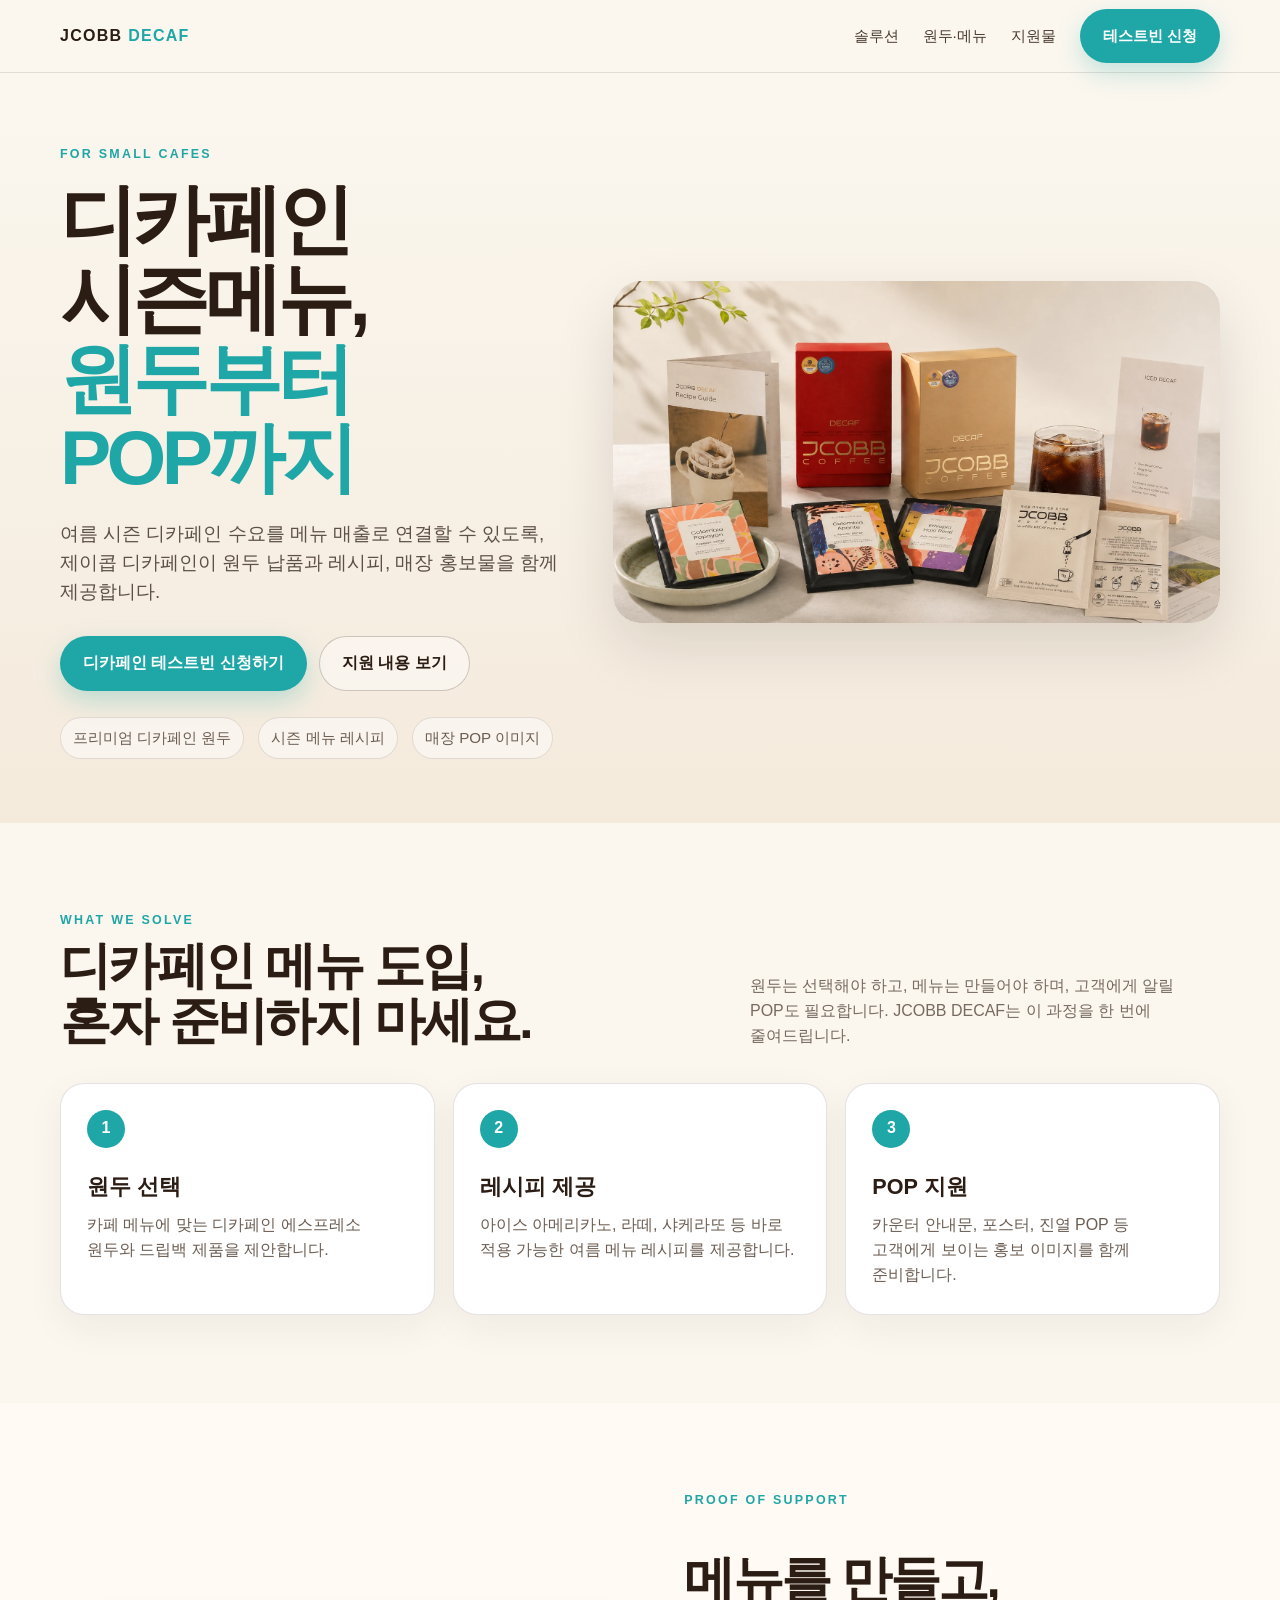
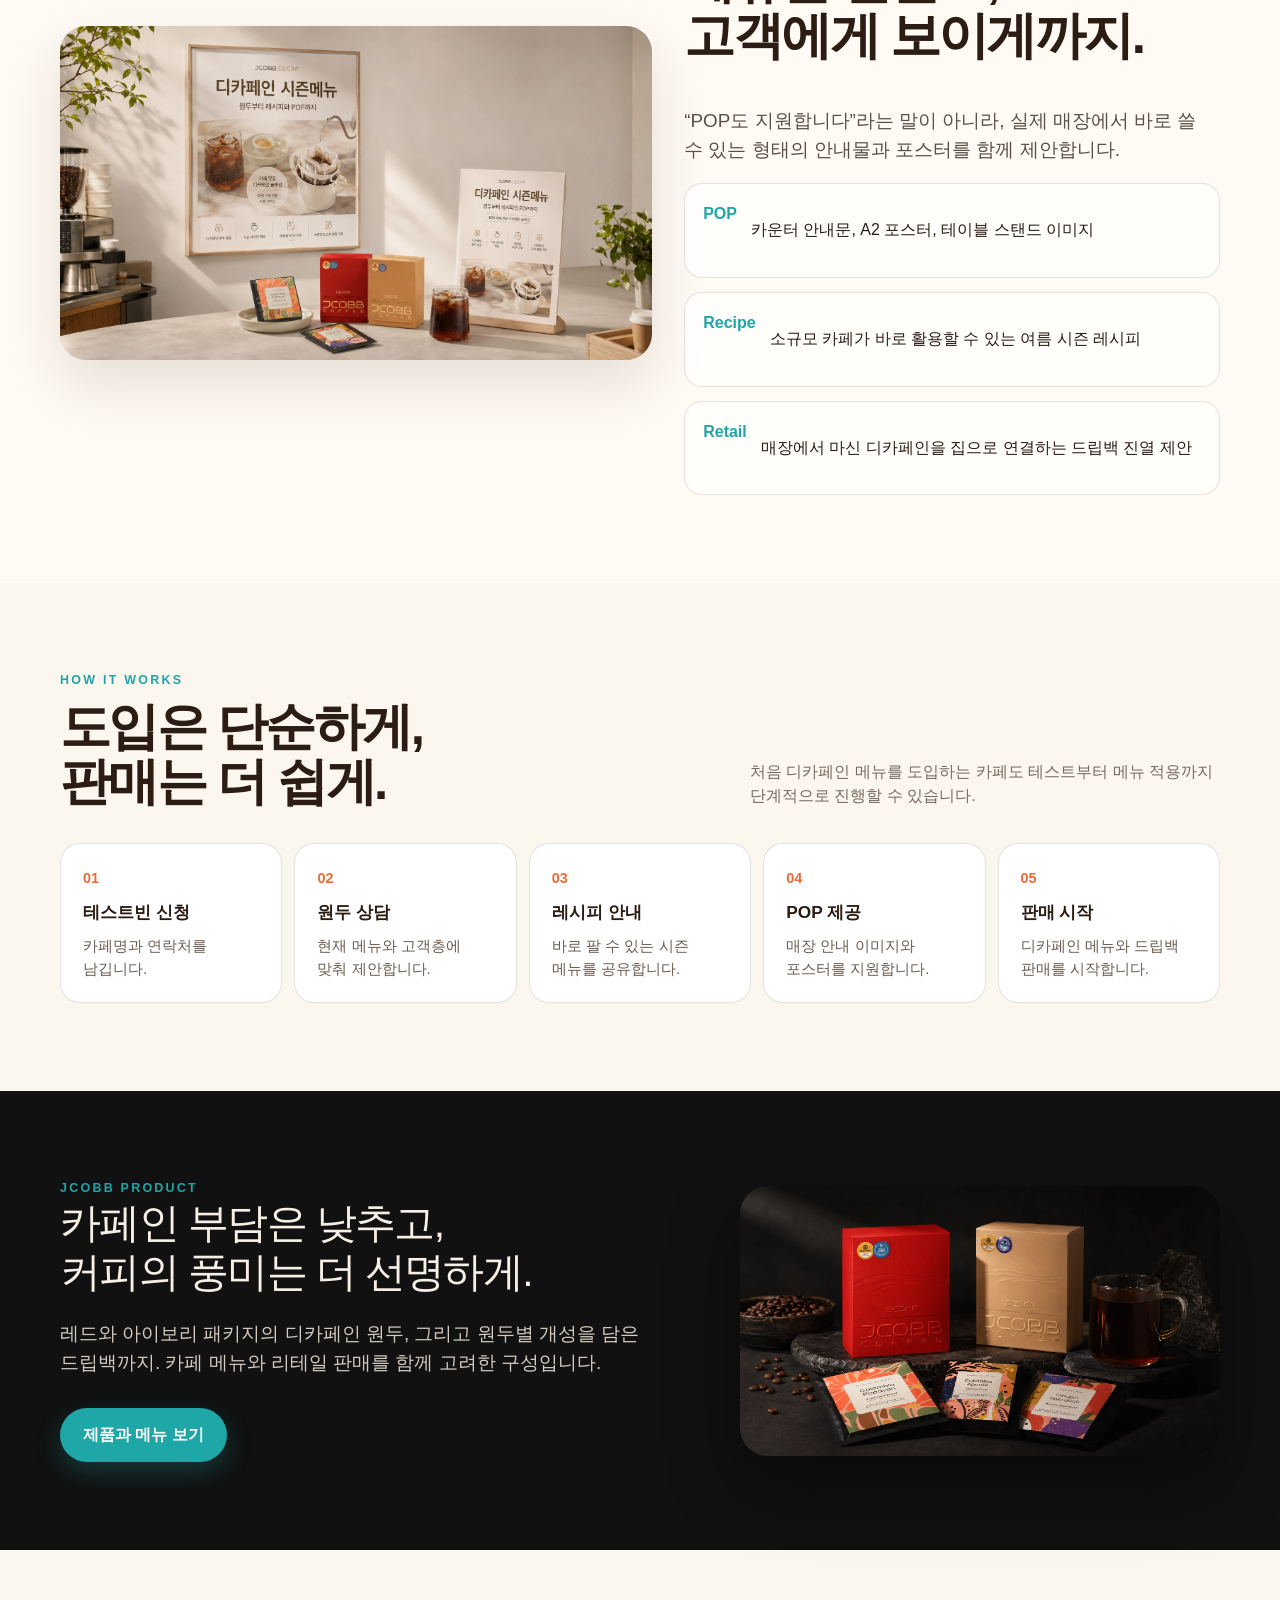
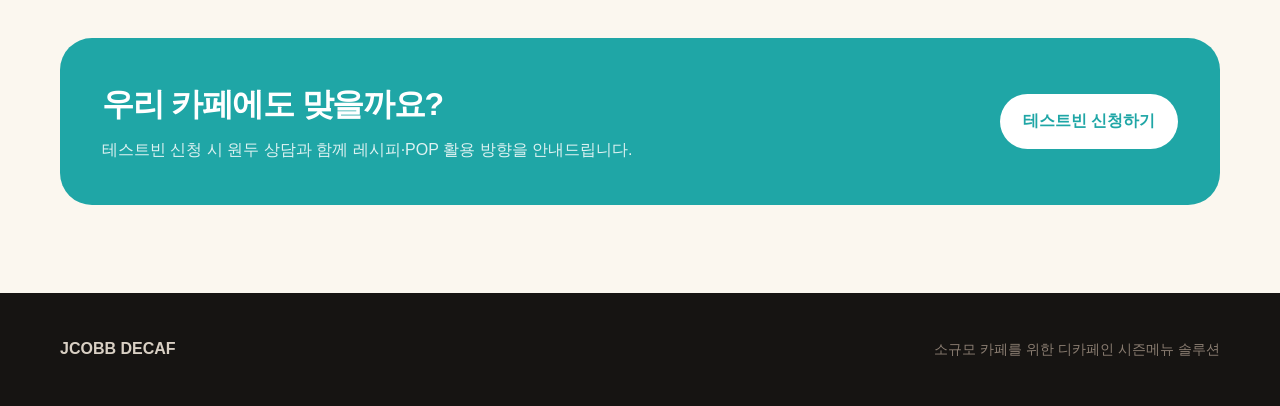
<file: index.html>
<!doctype html><html lang="ko"><head><meta charset="utf-8"><meta name="viewport" content="width=device-width,initial-scale=1"><title>JCOBB DECAF | 소규모 카페 디카페인 시즌메뉴 솔루션</title><meta name="description" content="디카페인 원두부터 시즌 메뉴 레시피와 POP까지, 소규모 카페를 위한 JCOBB DECAF B2B 솔루션"><link rel="stylesheet" href="styles.css"></head><body>
<header class="nav"><div class="container nav-inner"><a class="brand" href="index.html">JCOBB <span>DECAF</span></a><nav class="menu"><a href="solution.html">솔루션</a><a href="products.html">원두·메뉴</a><a href="index.html#proof">지원물</a><a href="inquiry.html" class="btn btn-primary">테스트빈 신청</a></nav></div></header>
<main>
<section class="hero"><div class="container hero-grid"><div><div class="eyebrow">For Small Cafes</div><h1>디카페인<br>시즌메뉴,<br><em>원두부터 POP까지</em></h1><p class="lead">여름 시즌 디카페인 수요를 메뉴 매출로 연결할 수 있도록, 제이콥 디카페인이 원두 납품과 레시피, 매장 홍보물을 함께 제공합니다.</p><div class="hero-actions"><a class="btn btn-primary" href="inquiry.html">디카페인 테스트빈 신청하기</a><a class="btn btn-ghost" href="solution.html">지원 내용 보기</a></div><div class="trust-row"><span>프리미엄 디카페인 원두</span><span>시즌 메뉴 레시피</span><span>매장 POP 이미지</span></div></div><div class="hero-card"><img src="assets/hero_solution.webp" alt="JCOBB 디카페인 원두, 드립백, 레시피 가이드와 아이스 커피"></div></div></section>
<section class="section"><div class="container"><div class="section-title"><div><div class="eyebrow">What we solve</div><h2>디카페인 메뉴 도입,<br>혼자 준비하지 마세요.</h2></div><p>원두는 선택해야 하고, 메뉴는 만들어야 하며, 고객에게 알릴 POP도 필요합니다. JCOBB DECAF는 이 과정을 한 번에 줄여드립니다.</p></div><div class="cards"><article class="card"><div class="num">1</div><h3>원두 선택</h3><p>카페 메뉴에 맞는 디카페인 에스프레소 원두와 드립백 제품을 제안합니다.</p></article><article class="card"><div class="num">2</div><h3>레시피 제공</h3><p>아이스 아메리카노, 라떼, 샤케라또 등 바로 적용 가능한 여름 메뉴 레시피를 제공합니다.</p></article><article class="card"><div class="num">3</div><h3>POP 지원</h3><p>카운터 안내문, 포스터, 진열 POP 등 고객에게 보이는 홍보 이미지를 함께 준비합니다.</p></article></div></div></section>
<section class="section alt" id="proof"><div class="container media-grid"><div class="media"><img src="assets/pop_mockup.webp" alt="카페 매장에 적용된 JCOBB 디카페인 시즌메뉴 포스터와 POP 목업"></div><div><div class="eyebrow">Proof of Support</div><h2 style="font-size:clamp(2rem,4vw,3.4rem);line-height:1.08;letter-spacing:-.05em">메뉴를 만들고,<br>고객에게 보이게까지.</h2><p class="lead">“POP도 지원합니다”라는 말이 아니라, 실제 매장에서 바로 쓸 수 있는 형태의 안내물과 포스터를 함께 제안합니다.</p><div class="list"><div class="list-item"><b>POP</b><p>카운터 안내문, A2 포스터, 테이블 스탠드 이미지</p></div><div class="list-item"><b>Recipe</b><p>소규모 카페가 바로 활용할 수 있는 여름 시즌 레시피</p></div><div class="list-item"><b>Retail</b><p>매장에서 마신 디카페인을 집으로 연결하는 드립백 진열 제안</p></div></div></div></div></section>
<section class="section"><div class="container"><div class="section-title"><div><div class="eyebrow">How it works</div><h2>도입은 단순하게,<br>판매는 더 쉽게.</h2></div><p>처음 디카페인 메뉴를 도입하는 카페도 테스트부터 메뉴 적용까지 단계적으로 진행할 수 있습니다.</p></div><div class="process"><div class="step"><b>01</b><h3>테스트빈 신청</h3><p>카페명과 연락처를 남깁니다.</p></div><div class="step"><b>02</b><h3>원두 상담</h3><p>현재 메뉴와 고객층에 맞춰 제안합니다.</p></div><div class="step"><b>03</b><h3>레시피 안내</h3><p>바로 팔 수 있는 시즌 메뉴를 공유합니다.</p></div><div class="step"><b>04</b><h3>POP 제공</h3><p>매장 안내 이미지와 포스터를 지원합니다.</p></div><div class="step"><b>05</b><h3>판매 시작</h3><p>디카페인 메뉴와 드립백 판매를 시작합니다.</p></div></div></div></section>
<section class="section dark"><div class="container product-strip"><div><div class="eyebrow">JCOBB Product</div><p class="quote">카페인 부담은 낮추고,<br>커피의 풍미는 더 선명하게.</p><p class="lead" style="color:#d3cbc1;margin-top:22px">레드와 아이보리 패키지의 디카페인 원두, 그리고 원두별 개성을 담은 드립백까지. 카페 메뉴와 리테일 판매를 함께 고려한 구성입니다.</p><div class="hero-actions"><a class="btn btn-primary" href="products.html">제품과 메뉴 보기</a></div></div><div class="dark-img"><img src="assets/product_dark.webp" alt="블랙 배경 위 JCOBB 디카페인 제품 패키지"></div></div></section>
<section class="section"><div class="container"><div class="cta-band"><div><h2>우리 카페에도 맞을까요?</h2><p>테스트빈 신청 시 원두 상담과 함께 레시피·POP 활용 방향을 안내드립니다.</p></div><a class="btn" href="inquiry.html">테스트빈 신청하기</a></div></div></section>
</main><a class="mobile-cta" href="inquiry.html"><span class="btn btn-primary">디카페인 테스트빈 신청하기</span></a><footer class="footer"><div class="container"><b>JCOBB DECAF</b><span class="small">소규모 카페를 위한 디카페인 시즌메뉴 솔루션</span></div></footer><script src="script.js"></script></body></html>
</file>
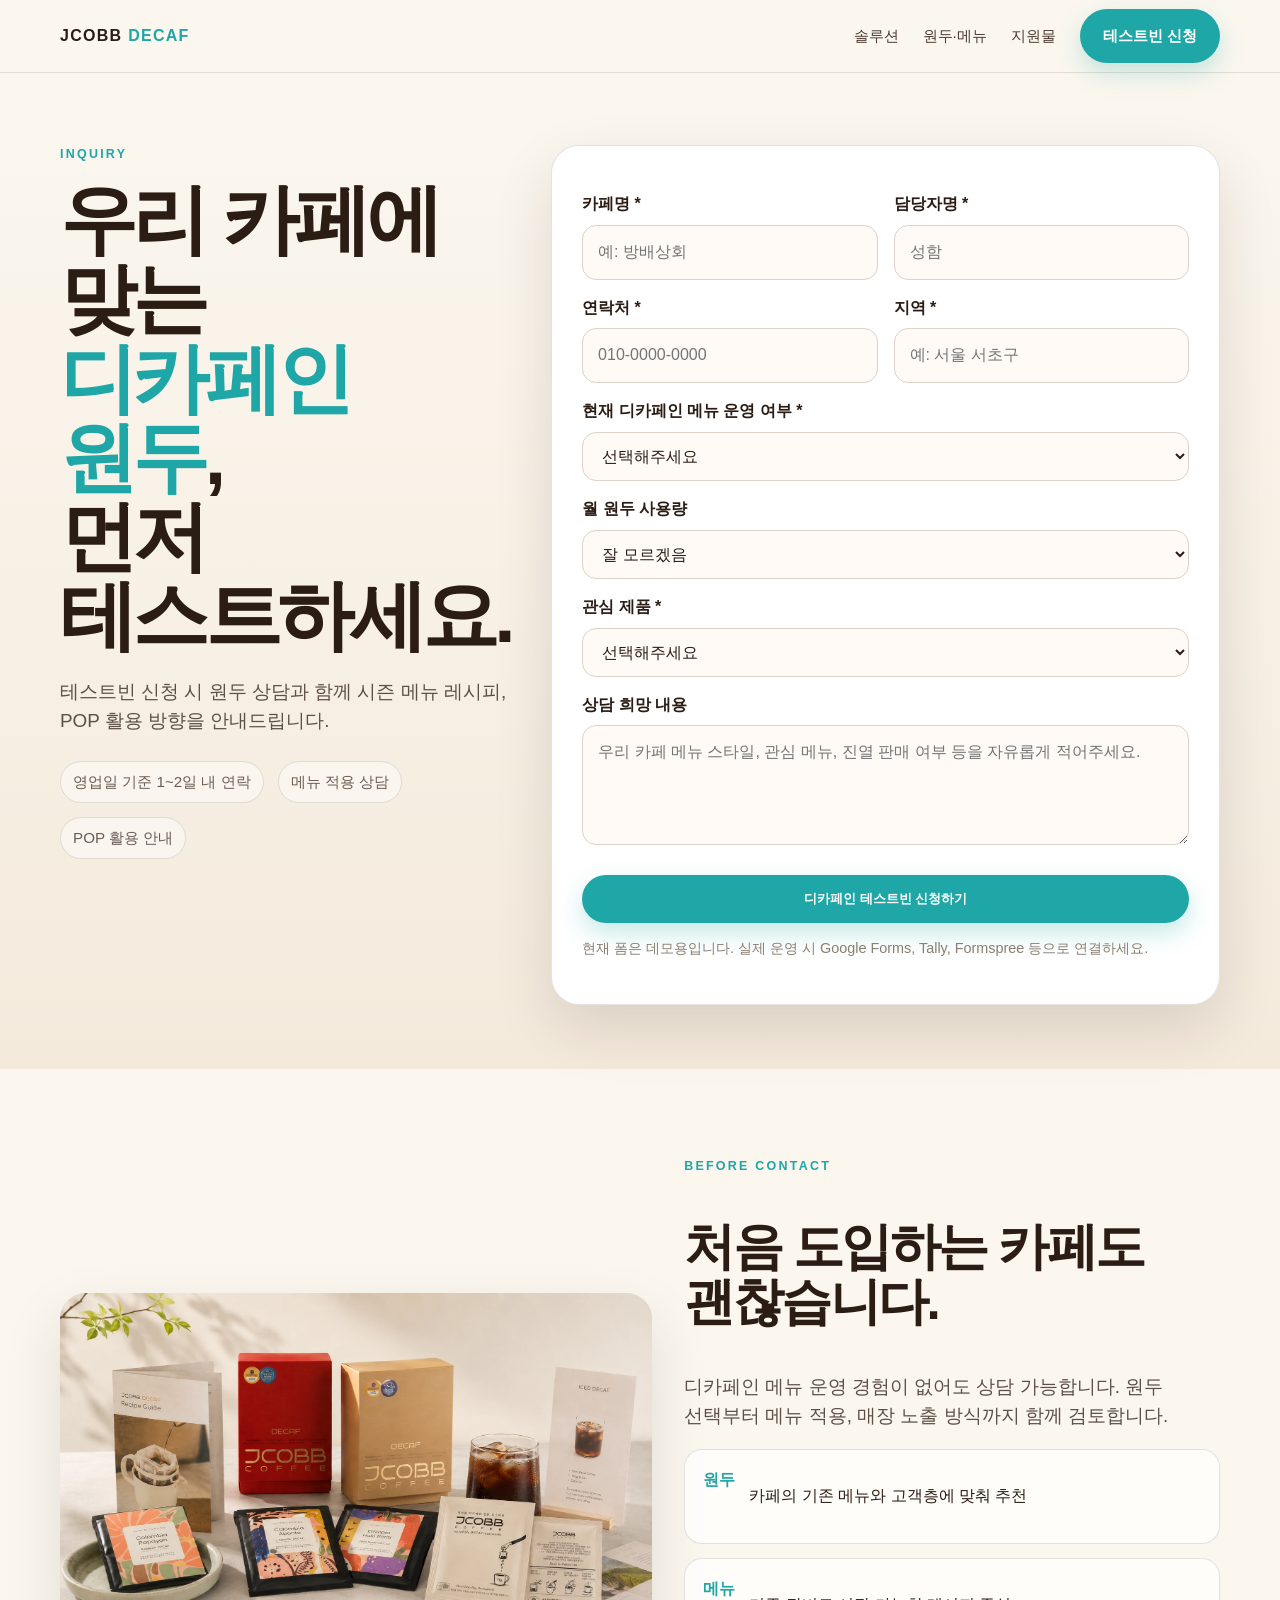
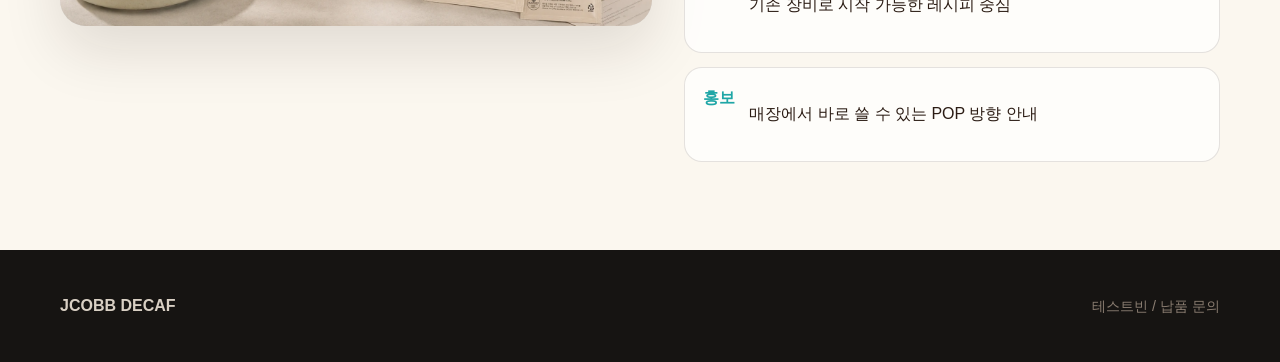
<file: inquiry.html>
<!doctype html><html lang="ko"><head><meta charset="utf-8"><meta name="viewport" content="width=device-width,initial-scale=1"><title>테스트빈 / 납품 문의 | JCOBB DECAF</title><link rel="stylesheet" href="styles.css"></head><body><header class="nav"><div class="container nav-inner"><a class="brand" href="index.html">JCOBB <span>DECAF</span></a><nav class="menu"><a href="solution.html">솔루션</a><a href="products.html">원두·메뉴</a><a href="index.html#proof">지원물</a><a href="inquiry.html" class="btn btn-primary">테스트빈 신청</a></nav></div></header><main>
<section class="hero"><div class="container form-wrap"><div><div class="eyebrow">Inquiry</div><h1>우리 카페에 맞는<br><em>디카페인 원두</em>,<br>먼저 테스트하세요.</h1><p class="lead">테스트빈 신청 시 원두 상담과 함께 시즌 메뉴 레시피, POP 활용 방향을 안내드립니다.</p><div class="trust-row"><span>영업일 기준 1~2일 내 연락</span><span>메뉴 적용 상담</span><span>POP 활용 안내</span></div></div><form class="form-card" data-demo><div class="form-grid"><div><label>카페명 *</label><input required placeholder="예: 방배상회"></div><div><label>담당자명 *</label><input required placeholder="성함"></div><div><label>연락처 *</label><input required placeholder="010-0000-0000"></div><div><label>지역 *</label><input required placeholder="예: 서울 서초구"></div></div><label>현재 디카페인 메뉴 운영 여부 *</label><select required><option value="">선택해주세요</option><option>운영 중</option><option>운영 예정</option><option>아직 고민 중</option></select><label>월 원두 사용량</label><select><option>잘 모르겠음</option><option>1kg 미만</option><option>1~3kg</option><option>3~5kg</option><option>5kg 이상</option></select><label>관심 제품 *</label><select required><option value="">선택해주세요</option><option>디카페인 에스프레소 원두</option><option>디카페인 드립백</option><option>원두 + 레시피 + POP 패키지</option><option>테스트빈 신청</option></select><label>상담 희망 내용</label><textarea placeholder="우리 카페 메뉴 스타일, 관심 메뉴, 진열 판매 여부 등을 자유롭게 적어주세요."></textarea><button class="btn btn-primary" style="width:100%;margin-top:22px" type="submit">디카페인 테스트빈 신청하기</button><p class="small" style="margin-top:14px">현재 폼은 데모용입니다. 실제 운영 시 Google Forms, Tally, Formspree 등으로 연결하세요.</p></form></div></section>
<section class="section"><div class="container media-grid"><div class="media"><img src="assets/hero_solution.webp" alt="JCOBB 디카페인 제품과 레시피, POP 지원 이미지"></div><div><div class="eyebrow">Before Contact</div><h2 style="font-size:clamp(2rem,4vw,3.4rem);line-height:1.08;letter-spacing:-.05em">처음 도입하는 카페도<br>괜찮습니다.</h2><p class="lead">디카페인 메뉴 운영 경험이 없어도 상담 가능합니다. 원두 선택부터 메뉴 적용, 매장 노출 방식까지 함께 검토합니다.</p><div class="list"><div class="list-item"><b>원두</b><p>카페의 기존 메뉴와 고객층에 맞춰 추천</p></div><div class="list-item"><b>메뉴</b><p>기존 장비로 시작 가능한 레시피 중심</p></div><div class="list-item"><b>홍보</b><p>매장에서 바로 쓸 수 있는 POP 방향 안내</p></div></div></div></div></section>
</main><footer class="footer"><div class="container"><b>JCOBB DECAF</b><span class="small">테스트빈 / 납품 문의</span></div></footer><script src="script.js"></script></body></html>
</file>
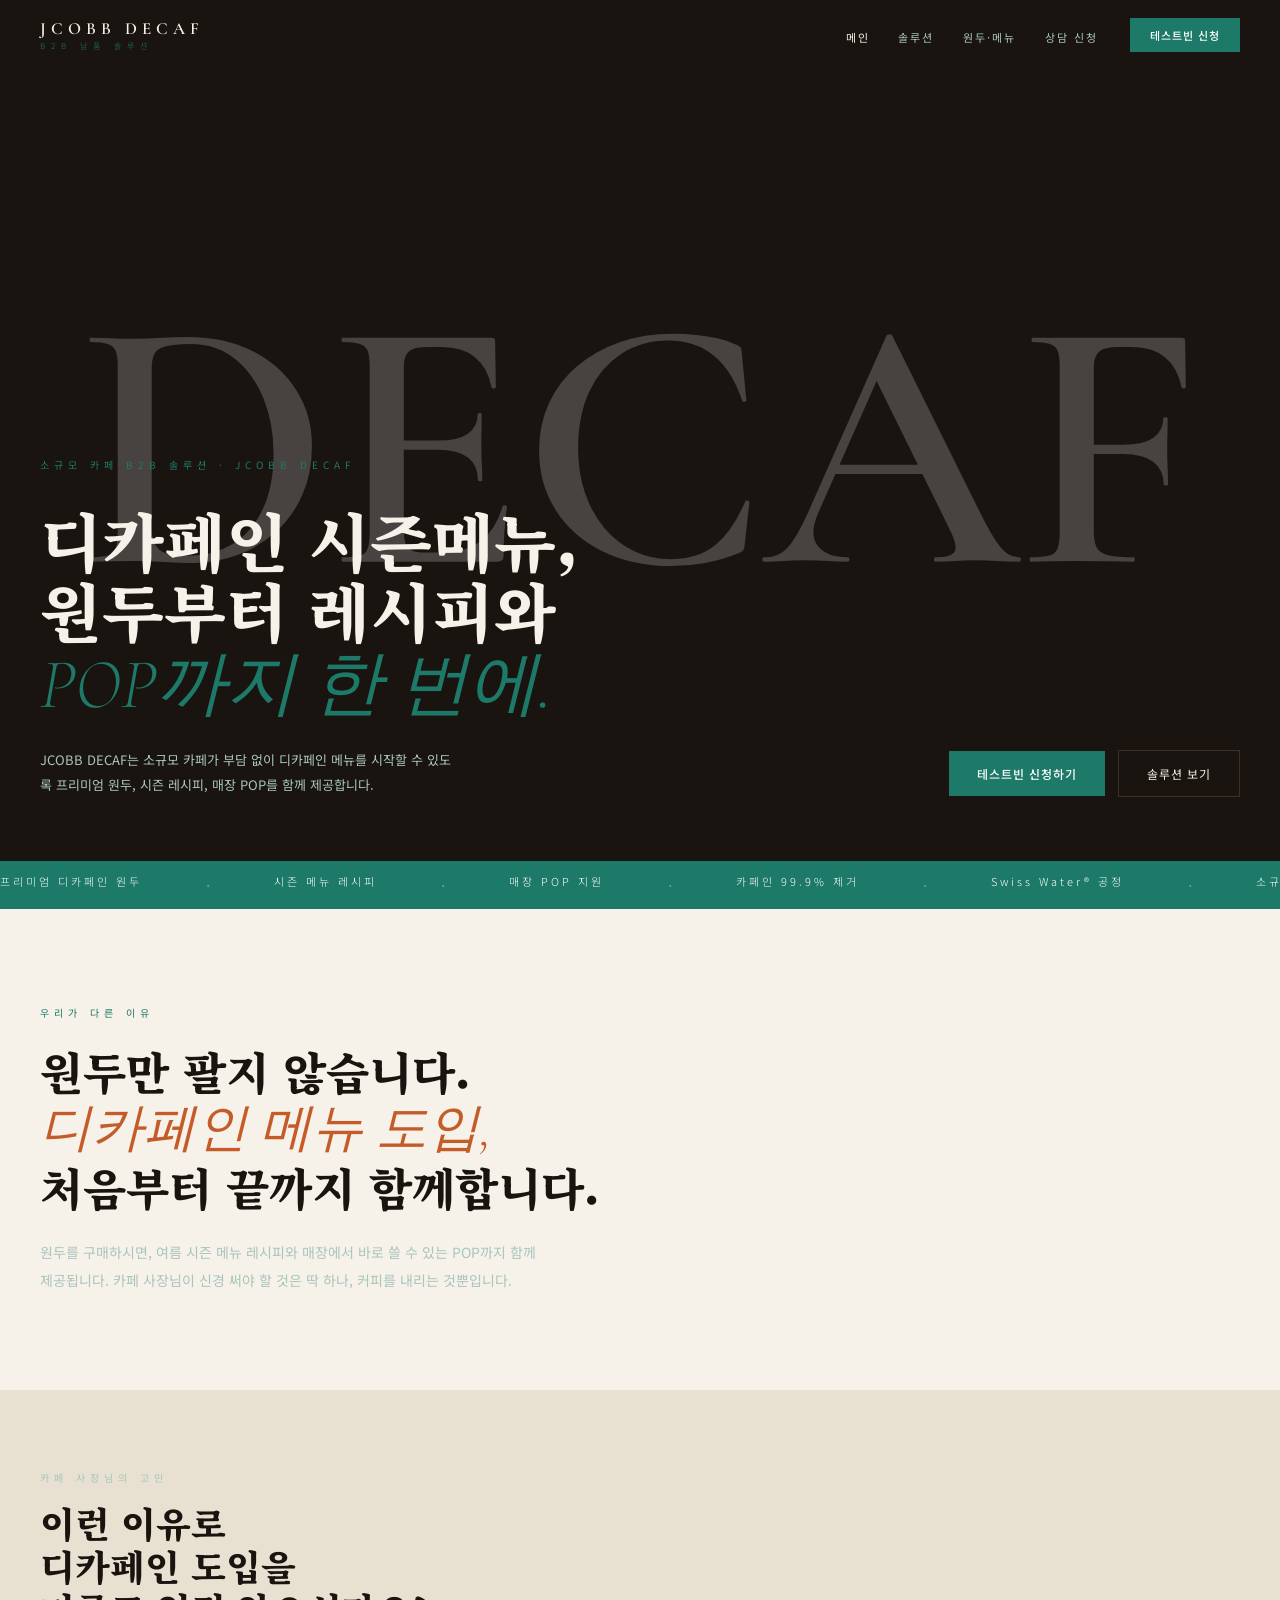
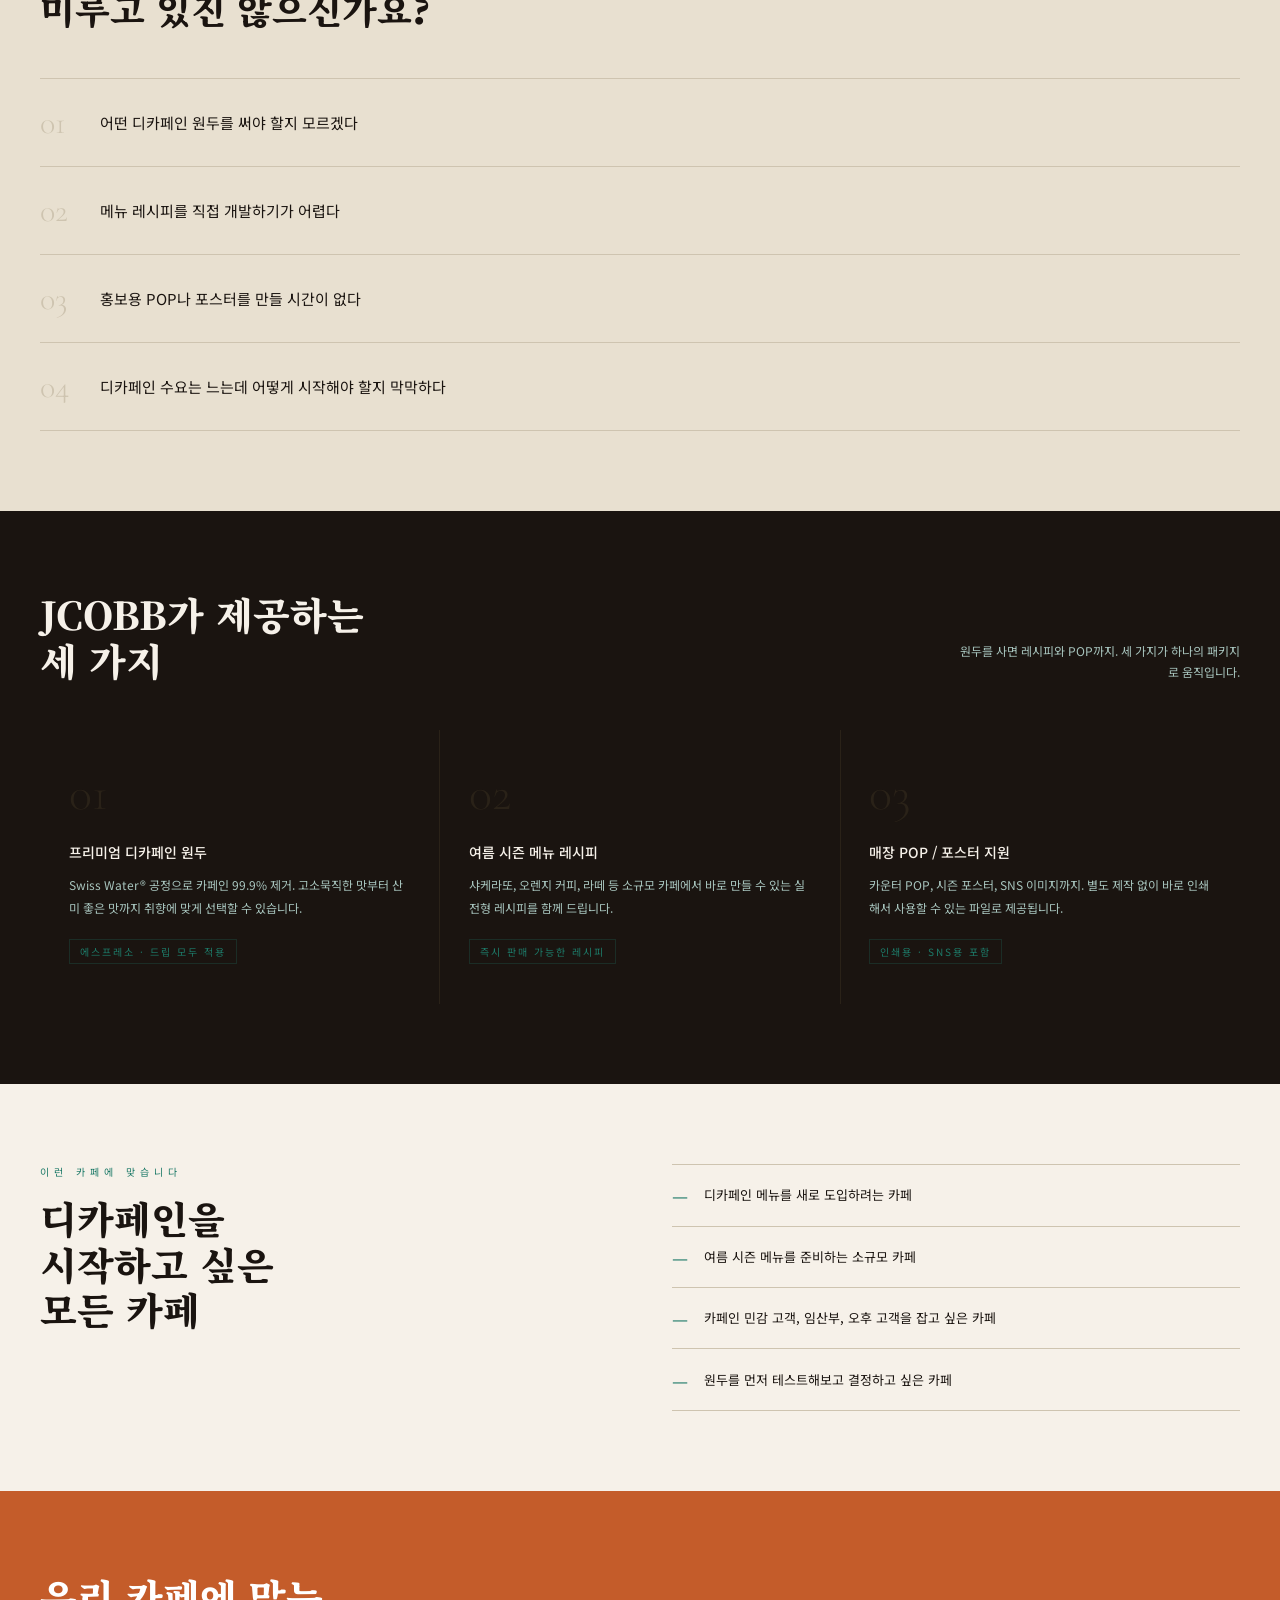
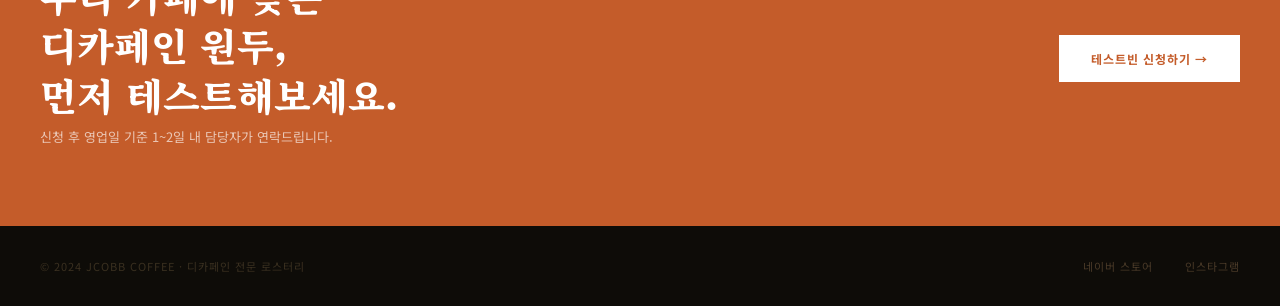
<file: jcobb-b2b (1).html>
<!DOCTYPE html>
<html lang="ko">
<head>
<meta charset="UTF-8">
<meta name="viewport" content="width=device-width, initial-scale=1.0">
<title>JCOBB DECAF — 소규모 카페 B2B 납품 솔루션</title>
<link rel="preconnect" href="https://fonts.googleapis.com">
<link rel="preconnect" href="https://fonts.gstatic.com" crossorigin>
<link href="https://fonts.googleapis.com/css2?family=Noto+Serif+KR:wght@400;600;900&family=Noto+Sans+KR:wght@300;400;500&family=Cormorant+Garamond:ital,wght@0,300;0,600;0,700;1,300;1,600&display=swap" rel="stylesheet">
<style>
*{margin:0;padding:0;box-sizing:border-box;}
:root{--ink:#1a1410;--cream:#f6f1e9;--warm:#e8e0d0;--teal:#1d7a68;--rust:#c45c2a;--muted:#a8c5be;}
body{font-family:'Noto Sans KR',sans-serif;background:var(--cream);color:var(--ink);width:100%;}

/* NAV */
.nav{background:var(--ink);padding:1.1rem 2.5rem;display:flex;justify-content:space-between;align-items:center;position:sticky;top:0;z-index:100;}
.logo{font-family:'Cormorant Garamond',serif;font-size:17px;font-weight:600;letter-spacing:5px;color:var(--cream);cursor:pointer;text-decoration:none;}
.logo sub{font-size:8px;letter-spacing:6px;color:var(--teal);display:block;font-family:'Noto Sans KR',sans-serif;font-weight:300;margin-top:1px;}
.nav-r{display:flex;align-items:center;gap:2rem;}
.nav-links{display:flex;gap:1.8rem;list-style:none;}
.nav-links a{text-decoration:none;color:#a8c5be;font-size:11px;letter-spacing:2px;cursor:pointer;transition:color 0.2s;}
.nav-links a:hover,.nav-links a.on{color:var(--cream);}
.nav-btn{background:var(--teal);color:#fff;padding:9px 20px;font-size:11px;font-weight:500;letter-spacing:1px;border:none;cursor:pointer;font-family:'Noto Sans KR',sans-serif;}

/* PAGE */
.page{display:none;}
.page.on{display:block;}

/* ── PAGE 1 ── */
.hero{min-height:88vh;background:var(--ink);display:flex;flex-direction:column;justify-content:flex-end;padding:0 2.5rem 4rem;position:relative;overflow:hidden;}
.hero-bg-text{position:absolute;top:50%;left:50%;transform:translate(-50%,-54%);font-family:'Cormorant Garamond',serif;font-size:28vw;font-weight:600;color:rgba(255,255,255,0.20);white-space:nowrap;pointer-events:none;letter-spacing:-2px;user-select:none;}
.hero-tag{font-size:10px;letter-spacing:5px;color:var(--teal);text-transform:uppercase;margin-bottom:2rem;position:relative;z-index:1;}
.hero-h1{font-family:'Noto Serif KR',serif;font-size:clamp(36px,5vw,64px);font-weight:900;color:var(--cream);line-height:1.1;margin-bottom:1.5rem;max-width:700px;position:relative;z-index:1;}
.hero-h1 em{font-style:italic;color:var(--teal);font-family:'Cormorant Garamond',serif;font-size:1.1em;font-weight:300;}
.hero-bottom{display:flex;justify-content:space-between;align-items:flex-end;flex-wrap:wrap;gap:1.5rem;position:relative;z-index:1;}
.hero-sub{font-size:13px;color:#a8c5be;line-height:1.9;max-width:420px;}
.hero-btns{display:flex;gap:0.8rem;align-items:center;flex-shrink:0;}
.btn-fill{background:var(--teal);color:#fff;padding:14px 28px;font-size:12px;font-weight:500;letter-spacing:1px;border:none;cursor:pointer;font-family:'Noto Sans KR',sans-serif;}
.btn-ghost{background:transparent;color:var(--cream);padding:14px 28px;font-size:12px;letter-spacing:1px;border:1px solid #3a3028;cursor:pointer;font-family:'Noto Sans KR',sans-serif;}
.btn-ghost:hover{border-color:var(--cream);}

/* TICKER */
.ticker{background:var(--teal);padding:0.75rem 0;overflow:hidden;}
.ticker-inner{display:flex;gap:4rem;animation:tick 18s linear infinite;white-space:nowrap;}
@keyframes tick{0%{transform:translateX(0)}100%{transform:translateX(-50%)}}
.ticker-item{font-size:11px;letter-spacing:3px;color:#fff;font-weight:300;flex-shrink:0;}
.ticker-sep{color:rgba(255,255,255,0.3);font-size:16px;}

/* STATEMENT */
.statement{padding:6rem 2.5rem;background:var(--cream);}
.stmt-inner{max-width:680px;}
.stmt-label{font-size:10px;letter-spacing:5px;color:var(--teal);text-transform:uppercase;margin-bottom:1.5rem;}
.stmt-h{font-family:'Noto Serif KR',serif;font-size:clamp(28px,3.5vw,46px);font-weight:900;line-height:1.2;color:var(--ink);margin-bottom:1.5rem;}
.stmt-h em{font-family:'Cormorant Garamond',serif;font-style:italic;color:var(--rust);font-size:1.15em;font-weight:300;}
.stmt-body{font-size:14px;color:var(--muted);line-height:2;max-width:500px;}

/* PAIN */
.pain-section{background:var(--warm);padding:5rem 2.5rem;}
.pain-label{font-size:10px;letter-spacing:5px;color:var(--muted);text-transform:uppercase;margin-bottom:1rem;}
.pain-h{font-family:'Noto Serif KR',serif;font-size:clamp(22px,3vw,36px);font-weight:900;color:var(--ink);margin-bottom:3rem;line-height:1.2;}
.pain-list{display:flex;flex-direction:column;gap:0;}
.pain-item{display:grid;grid-template-columns:60px 1fr;align-items:center;padding:1.5rem 0;border-bottom:0.5px solid #cec4b0;}
.pain-item:first-child{border-top:0.5px solid #cec4b0;}
.pain-n{font-family:'Cormorant Garamond',serif;font-size:32px;font-weight:300;color:#cec4b0;}
.pain-txt{font-size:15px;color:var(--ink);line-height:1.6;}

/* VALUES */
.values{background:var(--ink);padding:5rem 2.5rem;}
.val-header{display:flex;justify-content:space-between;align-items:flex-end;margin-bottom:3rem;flex-wrap:wrap;gap:1rem;}
.val-h{font-family:'Noto Serif KR',serif;font-size:clamp(22px,3vw,38px);font-weight:900;color:var(--cream);line-height:1.2;}
.val-sub{font-size:12px;color:#a8c5be;max-width:280px;line-height:1.7;text-align:right;}
.val-grid{display:grid;grid-template-columns:repeat(3,1fr);gap:1px;background:#2a2218;}
.val-card{background:var(--ink);padding:2.5rem 1.8rem;}
.val-num{font-family:'Cormorant Garamond',serif;font-size:48px;font-weight:300;color:#2a2218;line-height:1;margin-bottom:1.5rem;}
.val-title{font-size:14px;font-weight:500;color:var(--cream);margin-bottom:0.75rem;}
.val-desc{font-size:12px;color:#a8c5be;line-height:1.9;}
.val-tag{display:inline-block;margin-top:1.2rem;font-size:10px;letter-spacing:2px;color:var(--teal);border:0.5px solid #1d7a6840;padding:4px 10px;}

/* TARGET */
.target{padding:5rem 2.5rem;background:var(--cream);}
.tgt-inner{display:grid;grid-template-columns:1fr 1fr;gap:4rem;align-items:start;}
.tgt-l .label{font-size:10px;letter-spacing:5px;color:var(--teal);text-transform:uppercase;margin-bottom:1rem;}
.tgt-l h2{font-family:'Noto Serif KR',serif;font-size:clamp(24px,3vw,38px);font-weight:900;line-height:1.2;color:var(--ink);}
.tgt-r{display:flex;flex-direction:column;gap:0;}
.tgt-item{padding:1.2rem 0;border-bottom:0.5px solid #cec4b0;display:flex;gap:1rem;align-items:flex-start;}
.tgt-item:first-child{border-top:0.5px solid #cec4b0;}
.tgt-dash{color:var(--teal);font-size:18px;line-height:1;margin-top:2px;}
.tgt-item p{font-size:13px;color:var(--ink);line-height:1.7;}

/* BOTTOM CTA */
.bottom-cta{background:var(--rust);padding:5rem 2.5rem;display:grid;grid-template-columns:1fr auto;align-items:center;gap:2rem;}
.bc-h{font-family:'Noto Serif KR',serif;font-size:clamp(22px,3vw,38px);font-weight:900;color:#fff;line-height:1.3;}
.bc-sub{font-size:13px;color:rgba(255,255,255,0.65);margin-top:0.5rem;}
.btn-white{background:#fff;color:var(--rust);padding:15px 32px;font-size:12px;font-weight:700;letter-spacing:1px;border:none;cursor:pointer;font-family:'Noto Sans KR',sans-serif;white-space:nowrap;}

/* ── PAGE 2 ── */
.p2-hero{background:var(--cream);padding:5rem 2.5rem 3rem;border-bottom:0.5px solid #cec4b0;}
.p2-label{font-size:10px;letter-spacing:5px;color:var(--teal);text-transform:uppercase;margin-bottom:1.5rem;}
.p2-h1{font-family:'Noto Serif KR',serif;font-size:clamp(30px,4vw,54px);font-weight:900;color:var(--ink);line-height:1.1;margin-bottom:1.5rem;}
.p2-h1 em{font-family:'Cormorant Garamond',serif;font-style:italic;color:var(--teal);font-size:1.05em;font-weight:300;}
.svc-block{display:grid;grid-template-columns:240px 1fr;gap:0;border-bottom:0.5px solid #cec4b0;}
.svc-block:nth-child(even){background:#fff;}
.svc-l{padding:3rem 2.5rem;border-right:0.5px solid #cec4b0;}
.svc-num{font-family:'Cormorant Garamond',serif;font-size:64px;font-weight:300;color:#e0d8cc;line-height:1;}
.svc-title{font-family:'Noto Serif KR',serif;font-size:18px;font-weight:900;color:var(--ink);margin-top:0.5rem;}
.svc-r{padding:3rem 2.5rem;}
.svc-desc{font-size:14px;color:var(--muted);line-height:1.9;margin-bottom:1.5rem;}
.tag-row{display:flex;flex-wrap:wrap;gap:0.5rem;}
.stag{font-size:11px;color:var(--ink);border:0.5px solid #cec4b0;padding:5px 14px;background:var(--cream);}
.stag.teal{border-color:var(--teal);color:var(--teal);}
.flow{background:var(--ink);padding:3.5rem 2.5rem;display:flex;align-items:center;gap:0;overflow-x:auto;}
.f-step{text-align:center;flex:1;min-width:80px;}
.f-num{font-family:'Cormorant Garamond',serif;font-size:28px;font-weight:300;color:#3a3020;margin-bottom:0.3rem;}
.f-txt{font-size:11px;color:#a8c5be;letter-spacing:1px;}
.f-arr{color:#3a3020;font-size:20px;flex-shrink:0;padding:0 0.5rem;}

/* ── PAGE 3 ── */
.p3-hero{background:var(--ink);padding:5rem 2.5rem 4rem;}
.p3-h1{font-family:'Noto Serif KR',serif;font-size:clamp(30px,4vw,54px);font-weight:900;color:var(--cream);line-height:1.1;max-width:600px;margin-bottom:1rem;}
.p3-h1 em{font-family:'Cormorant Garamond',serif;font-style:italic;color:var(--rust);font-size:1.05em;font-weight:300;}
.bean-section{padding:4rem 2.5rem;background:var(--cream);}
.bean-grid{display:grid;grid-template-columns:repeat(3,1fr);gap:1px;background:#cec4b0;margin-top:2rem;}
.bean-card{background:var(--cream);padding:2rem 1.5rem;}
.bean-kw{font-size:10px;letter-spacing:3px;color:var(--teal);text-transform:uppercase;margin-bottom:0.5rem;}
.bean-val{font-family:'Cormorant Garamond',serif;font-size:26px;font-weight:600;color:var(--ink);}
.menu-section{background:var(--warm);padding:4rem 2.5rem;}
.menu-label{font-size:10px;letter-spacing:5px;color:var(--rust);text-transform:uppercase;margin-bottom:0.5rem;}
.menu-h{font-family:'Noto Serif KR',serif;font-size:clamp(22px,3vw,34px);font-weight:900;color:var(--ink);margin-bottom:2.5rem;line-height:1.2;}
.menu-list{display:flex;flex-direction:column;gap:0;}
.menu-item{display:grid;grid-template-columns:1fr auto;align-items:center;padding:1.4rem 0;border-bottom:0.5px solid #cec4b0;}
.menu-item:first-child{border-top:0.5px solid #cec4b0;}
.menu-name{font-size:15px;font-weight:500;color:var(--ink);}
.menu-note{font-size:12px;color:var(--muted);margin-top:3px;}
.menu-badge{font-size:10px;letter-spacing:2px;color:var(--rust);border:0.5px solid var(--rust);padding:4px 10px;}
.drip{background:var(--ink);padding:4rem 2.5rem;display:grid;grid-template-columns:1fr 1fr;gap:4rem;align-items:center;}
.drip-h{font-family:'Noto Serif KR',serif;font-size:clamp(20px,2.5vw,32px);font-weight:900;color:var(--cream);line-height:1.2;margin-bottom:1rem;}
.drip-sub{font-size:13px;color:#a8c5be;line-height:1.9;margin-bottom:2rem;}
.drip-list{display:flex;flex-direction:column;gap:0.8rem;}
.drip-li{display:flex;gap:1rem;align-items:flex-start;}
.drip-dash{color:var(--teal);font-size:14px;margin-top:3px;}
.drip-li p{font-size:13px;color:#a8c5be;line-height:1.6;}

/* ── PAGE 4 ── */
.p4-top{background:var(--ink);padding:5rem 2.5rem 4rem;}
.p4-h1{font-family:'Noto Serif KR',serif;font-size:clamp(28px,4vw,52px);font-weight:900;color:var(--cream);line-height:1.1;margin-bottom:1rem;}
.p4-h1 em{font-family:'Cormorant Garamond',serif;font-style:italic;color:var(--teal);font-size:1.05em;font-weight:300;}
.form-outer{padding:4rem 2.5rem;background:var(--cream);}
.form-inner{max-width:580px;}
.f-group{margin-bottom:2rem;}
.f-label{font-size:10px;letter-spacing:3px;text-transform:uppercase;color:var(--muted);margin-bottom:0.6rem;display:block;}
.f-input{width:100%;background:transparent;border:none;border-bottom:1px solid #cec4b0;padding:10px 0;font-size:14px;color:var(--ink);font-family:'Noto Sans KR',sans-serif;outline:none;}
.f-input:focus{border-bottom-color:var(--ink);}
.f-row{display:grid;grid-template-columns:1fr 1fr;gap:2rem;}
.radio-inline{display:flex;flex-wrap:wrap;gap:0.5rem;margin-top:0.5rem;}
.r-pill{font-size:12px;color:var(--muted);border:0.5px solid #cec4b0;padding:7px 16px;cursor:pointer;transition:all 0.15s;}
.r-pill:hover,.r-pill.sel{background:var(--ink);color:var(--cream);border-color:var(--ink);}
.check-grid{display:grid;grid-template-columns:1fr 1fr;gap:0.5rem;margin-top:0.5rem;}
.c-pill{font-size:12px;color:var(--muted);border:0.5px solid #cec4b0;padding:7px 16px;cursor:pointer;transition:all 0.15s;}
.c-pill:hover,.c-pill.sel{background:var(--teal);color:#fff;border-color:var(--teal);}
.f-textarea{width:100%;background:transparent;border:none;border-bottom:1px solid #cec4b0;padding:10px 0;font-size:14px;color:var(--ink);font-family:'Noto Sans KR',sans-serif;outline:none;height:70px;resize:none;}
.f-textarea:focus{border-bottom-color:var(--ink);}
.submit{width:100%;background:var(--ink);color:var(--cream);padding:18px;font-size:13px;font-weight:500;letter-spacing:2px;border:none;cursor:pointer;font-family:'Noto Sans KR',sans-serif;margin-top:1rem;}
.submit:hover{background:#2a2218;}
.f-note{font-size:11px;color:#b0a090;text-align:center;margin-top:1rem;letter-spacing:1px;}

/* FOOTER */
.footer{background:#0e0c08;padding:2rem 2.5rem;display:flex;justify-content:space-between;align-items:center;flex-wrap:wrap;gap:1rem;}
.footer p{font-size:11px;color:#3a3020;letter-spacing:1px;}
.footer a{font-size:11px;color:#4a3a28;text-decoration:none;letter-spacing:1px;}
.footer a:hover{color:#a8c5be;}

/* RESPONSIVE */
@media(max-width:768px){
  .nav{padding:1rem 1.5rem;}
  .nav-links{display:none;}
  .hero{padding:0 1.5rem 3rem;}
  .hero-bg-text{font-size:40vw;}
  .tgt-inner,.drip,.bottom-cta{grid-template-columns:1fr;}
  .val-grid,.svc-block{grid-template-columns:1fr;}
  .svc-l{border-right:none;border-bottom:0.5px solid #cec4b0;padding:2rem 1.5rem;}
  .f-row{grid-template-columns:1fr;}
  .statement,.pain-section,.values,.target,.bean-section,.menu-section,.form-outer,.p2-hero,.p3-hero,.p4-top{padding:3rem 1.5rem;}
  .bottom-cta{padding:3rem 1.5rem;}
  .btn-white{width:100%;text-align:center;}
}

/* 다크 배경 섹션 본문 텍스트 */
.hero-sub,
.val-desc,
.drip-sub,
.drip-li p,
.f-arr,
.f-txt,
.p3-hero p,
.p4-top p { color: #a8c5be !important; }
</style>
</head>
<body>

<nav class="nav">
  <a class="logo" onclick="showP(0)">JCOBB DECAF<sub>B2B 납품 솔루션</sub></a>
  <div class="nav-r">
    <ul class="nav-links">
      <li><a onclick="showP(0)" class="on" id="nl0">메인</a></li>
      <li><a onclick="showP(1)" id="nl1">솔루션</a></li>
      <li><a onclick="showP(2)" id="nl2">원두·메뉴</a></li>
      <li><a onclick="showP(3)" id="nl3">상담 신청</a></li>
    </ul>
    <button class="nav-btn" onclick="showP(3)">테스트빈 신청</button>
  </div>
</nav>

<!-- PAGE 1 -->
<div class="page on" id="pg0">
  <div class="hero">
    <div class="hero-bg-text">DECAF</div>
    <div class="hero-tag">소규모 카페 B2B 솔루션 · JCOBB DECAF</div>
    <h1 class="hero-h1">디카페인 시즌메뉴,<br>원두부터 레시피와<br><em>POP까지 한 번에.</em></h1>
    <div class="hero-bottom">
      <p class="hero-sub">JCOBB DECAF는 소규모 카페가 부담 없이 디카페인 메뉴를 시작할 수 있도록 프리미엄 원두, 시즌 레시피, 매장 POP를 함께 제공합니다.</p>
      <div class="hero-btns">
        <button class="btn-fill" onclick="showP(3)">테스트빈 신청하기</button>
        <button class="btn-ghost" onclick="showP(1)">솔루션 보기</button>
      </div>
    </div>
  </div>

  <div class="ticker">
    <div class="ticker-inner">
      <span class="ticker-item">프리미엄 디카페인 원두</span><span class="ticker-sep">·</span>
      <span class="ticker-item">시즌 메뉴 레시피</span><span class="ticker-sep">·</span>
      <span class="ticker-item">매장 POP 지원</span><span class="ticker-sep">·</span>
      <span class="ticker-item">카페인 99.9% 제거</span><span class="ticker-sep">·</span>
      <span class="ticker-item">Swiss Water® 공정</span><span class="ticker-sep">·</span>
      <span class="ticker-item">소규모 카페 전용</span><span class="ticker-sep">·</span>
      <span class="ticker-item">프리미엄 디카페인 원두</span><span class="ticker-sep">·</span>
      <span class="ticker-item">시즌 메뉴 레시피</span><span class="ticker-sep">·</span>
      <span class="ticker-item">매장 POP 지원</span><span class="ticker-sep">·</span>
      <span class="ticker-item">카페인 99.9% 제거</span><span class="ticker-sep">·</span>
      <span class="ticker-item">Swiss Water® 공정</span><span class="ticker-sep">·</span>
      <span class="ticker-item">소규모 카페 전용</span><span class="ticker-sep">·</span>
    </div>
  </div>

  <div class="statement">
    <div class="stmt-inner">
      <p class="stmt-label">우리가 다른 이유</p>
      <h2 class="stmt-h">원두만 팔지 않습니다.<br><em>디카페인 메뉴 도입,</em><br>처음부터 끝까지 함께합니다.</h2>
      <p class="stmt-body">원두를 구매하시면, 여름 시즌 메뉴 레시피와 매장에서 바로 쓸 수 있는 POP까지 함께 제공됩니다. 카페 사장님이 신경 써야 할 것은 딱 하나, 커피를 내리는 것뿐입니다.</p>
    </div>
  </div>

  <div class="pain-section">
    <p class="pain-label">카페 사장님의 고민</p>
    <h2 class="pain-h">이런 이유로<br>디카페인 도입을<br>미루고 있진 않으신가요?</h2>
    <div class="pain-list">
      <div class="pain-item"><span class="pain-n">01</span><p class="pain-txt">어떤 디카페인 원두를 써야 할지 모르겠다</p></div>
      <div class="pain-item"><span class="pain-n">02</span><p class="pain-txt">메뉴 레시피를 직접 개발하기가 어렵다</p></div>
      <div class="pain-item"><span class="pain-n">03</span><p class="pain-txt">홍보용 POP나 포스터를 만들 시간이 없다</p></div>
      <div class="pain-item"><span class="pain-n">04</span><p class="pain-txt">디카페인 수요는 느는데 어떻게 시작해야 할지 막막하다</p></div>
    </div>
  </div>

  <div class="values">
    <div class="val-header">
      <h2 class="val-h">JCOBB가 제공하는<br>세 가지</h2>
      <p class="val-sub">원두를 사면 레시피와 POP까지. 세 가지가 하나의 패키지로 움직입니다.</p>
    </div>
    <div class="val-grid">
      <div class="val-card">
        <div class="val-num">01</div>
        <p class="val-title">프리미엄 디카페인 원두</p>
        <p class="val-desc">Swiss Water® 공정으로 카페인 99.9% 제거. 고소묵직한 맛부터 산미 좋은 맛까지 취향에 맞게 선택할 수 있습니다.</p>
        <span class="val-tag">에스프레소 · 드립 모두 적용</span>
      </div>
      <div class="val-card">
        <div class="val-num">02</div>
        <p class="val-title">여름 시즌 메뉴 레시피</p>
        <p class="val-desc">샤케라또, 오렌지 커피, 라떼 등 소규모 카페에서 바로 만들 수 있는 실전형 레시피를 함께 드립니다.</p>
        <span class="val-tag">즉시 판매 가능한 레시피</span>
      </div>
      <div class="val-card">
        <div class="val-num">03</div>
        <p class="val-title">매장 POP / 포스터 지원</p>
        <p class="val-desc">카운터 POP, 시즌 포스터, SNS 이미지까지. 별도 제작 없이 바로 인쇄해서 사용할 수 있는 파일로 제공됩니다.</p>
        <span class="val-tag">인쇄용 · SNS용 포함</span>
      </div>
    </div>
  </div>

  <div class="target">
    <div class="tgt-inner">
      <div class="tgt-l">
        <p class="label">이런 카페에 맞습니다</p>
        <h2>디카페인을<br>시작하고 싶은<br>모든 카페</h2>
      </div>
      <div class="tgt-r">
        <div class="tgt-item"><span class="tgt-dash">—</span><p>디카페인 메뉴를 새로 도입하려는 카페</p></div>
        <div class="tgt-item"><span class="tgt-dash">—</span><p>여름 시즌 메뉴를 준비하는 소규모 카페</p></div>
        <div class="tgt-item"><span class="tgt-dash">—</span><p>카페인 민감 고객, 임산부, 오후 고객을 잡고 싶은 카페</p></div>
        <div class="tgt-item"><span class="tgt-dash">—</span><p>원두를 먼저 테스트해보고 결정하고 싶은 카페</p></div>
      </div>
    </div>
  </div>

  <div class="bottom-cta">
    <div>
      <h2 class="bc-h">우리 카페에 맞는<br>디카페인 원두,<br>먼저 테스트해보세요.</h2>
      <p class="bc-sub">신청 후 영업일 기준 1~2일 내 담당자가 연락드립니다.</p>
    </div>
    <button class="btn-white" onclick="showP(3)">테스트빈 신청하기 →</button>
  </div>

  <div class="footer">
    <p>© 2024 JCOBB COFFEE · 디카페인 전문 로스터리</p>
    <div style="display:flex;gap:2rem;">
      <a href="https://smartstore.naver.com/coffeesocietyseoul" target="_blank">네이버 스토어</a>
      <a href="#">인스타그램</a>
    </div>
  </div>
</div>

<!-- PAGE 2 솔루션 -->
<div class="page" id="pg1">
  <div class="p2-hero">
    <p class="p2-label">솔루션 상세</p>
    <h1 class="p2-h1">원두만 드리지 않습니다.<br><em>디카페인 메뉴 준비까지</em><br>함께 도와드립니다.</h1>
  </div>
  <div class="svc-block">
    <div class="svc-l"><div class="svc-num">01</div><p class="svc-title">프리미엄<br>디카페인 원두</p></div>
    <div class="svc-r">
      <p class="svc-desc">카페인 부담은 낮추고, 커피의 풍미는 살린 디카페인 원두를 제공합니다. 아메리카노, 라떼, 샤케라또 등 다양한 메뉴에 적용할 수 있습니다.</p>
      <div class="tag-row">
        <span class="stag teal">카페인 99.9% 제거</span>
        <span class="stag teal">클린 디카페인 공법</span>
        <span class="stag">고소묵직 / 산미 선택</span>
        <span class="stag">에스프레소 적용 가능</span>
        <span class="stag">드립백 연계 가능</span>
      </div>
    </div>
  </div>
  <div class="svc-block">
    <div class="svc-l"><div class="svc-num">02</div><p class="svc-title">시즌 메뉴<br>레시피 제공</p></div>
    <div class="svc-r">
      <p class="svc-desc">여름 시즌에 바로 활용할 수 있는 디카페인 메뉴 레시피를 함께 제공합니다. 소규모 카페에서도 바로 만들 수 있는 실전형 레시피 중심입니다.</p>
      <div class="tag-row">
        <span class="stag">아이스 아메리카노</span>
        <span class="stag">라떼</span>
        <span class="stag">샤케라또</span>
        <span class="stag">오렌지 커피</span>
        <span class="stag">시즌 음료</span>
      </div>
    </div>
  </div>
  <div class="svc-block">
    <div class="svc-l"><div class="svc-num">03</div><p class="svc-title">매장 POP /<br>포스터 지원</p></div>
    <div class="svc-r">
      <p class="svc-desc">메뉴를 만들어도 알리지 않으면 팔리지 않습니다. 카페에서 바로 사용할 수 있는 매장 안내 POP와 포스터 이미지를 함께 지원합니다.</p>
      <div class="tag-row">
        <span class="stag">카운터 POP</span>
        <span class="stag">시즌 포스터</span>
        <span class="stag">드립백 안내문</span>
        <span class="stag">인스타그램 이미지</span>
        <span class="stag">테이블 스탠드</span>
      </div>
    </div>
  </div>
  <div class="flow">
    <div class="f-step"><div class="f-num">01</div><div class="f-txt">테스트빈 신청</div></div>
    <div class="f-arr">→</div>
    <div class="f-step"><div class="f-num">02</div><div class="f-txt">원두 상담</div></div>
    <div class="f-arr">→</div>
    <div class="f-step"><div class="f-num">03</div><div class="f-txt">레시피 안내</div></div>
    <div class="f-arr">→</div>
    <div class="f-step"><div class="f-num">04</div><div class="f-txt">POP 제공</div></div>
    <div class="f-arr">→</div>
    <div class="f-step"><div class="f-num">05</div><div class="f-txt">매장 적용</div></div>
  </div>
  <div class="bottom-cta">
    <div>
      <h2 class="bc-h">우리 카페에 맞는<br>디카페인 메뉴를<br>상담해보세요.</h2>
      <p class="bc-sub">신청 후 영업일 기준 1~2일 내 담당자가 연락드립니다.</p>
    </div>
    <button class="btn-white" onclick="showP(3)">납품 상담 신청하기 →</button>
  </div>
  <div class="footer"><p>© 2024 JCOBB COFFEE</p><div style="display:flex;gap:2rem;"><a href="https://smartstore.naver.com/coffeesocietyseoul" target="_blank">네이버 스토어</a></div></div>
</div>

<!-- PAGE 3 원두·메뉴 -->
<div class="page" id="pg2">
  <div class="p3-hero">
    <p style="font-size:10px;letter-spacing:5px;color:var(--teal);text-transform:uppercase;margin-bottom:1.5rem;">원두 & 시즌 메뉴</p>
    <h1 class="p3-h1">카페 메뉴로 판매할 수 있는<br><em>풍미 좋은 디카페인</em></h1>
    <p style="font-size:13px;color:#a8c5be;max-width:480px;line-height:1.9;margin-top:1.5rem;">단순히 카페인을 줄인 커피가 아닙니다. 카페에서 메뉴로 판매할 수 있는 풍미와 활용성을 기준으로 제안합니다.</p>
  </div>
  <div class="bean-section">
    <p style="font-size:10px;letter-spacing:5px;color:var(--teal);text-transform:uppercase;">원두 핵심 지표</p>
    <div class="bean-grid">
      <div class="bean-card"><div class="bean-kw">카페인 제거율</div><div class="bean-val">99.9%</div></div>
      <div class="bean-card"><div class="bean-kw">디카페인 공법</div><div class="bean-val">Swiss Water®</div></div>
      <div class="bean-card"><div class="bean-kw">원두 등급</div><div class="bean-val">Single Origin</div></div>
    </div>
    <p style="margin-top:2rem;font-size:13px;color:var(--muted);line-height:1.9;max-width:520px;">JCOBB DECAF는 디카페인 전문성을 바탕으로 카페 메뉴에 적합한 원두를 제안합니다. 고소묵직한 맛부터 산미 좋은 맛까지, 카페의 메뉴 스타일에 맞춰 선택할 수 있습니다.</p>
  </div>
  <div class="menu-section">
    <p class="menu-label">추천 시즌 메뉴</p>
    <h2 class="menu-h">여름 시즌<br>디카페인 메뉴 4종</h2>
    <div class="menu-list">
      <div class="menu-item"><div><div class="menu-name">디카페인 아이스 아메리카노</div><div class="menu-note">가장 쉽게 도입 가능한 기본 메뉴</div></div><span class="menu-badge">기본</span></div>
      <div class="menu-item"><div><div class="menu-name">디카페인 라떼</div><div class="menu-note">오후 고객 · 카페인 민감 고객 대응</div></div></div>
      <div class="menu-item"><div><div class="menu-name">디카페인 샤케라또</div><div class="menu-note">방배상회 콜라보 검증 · 여름 시그니처</div></div><span class="menu-badge">추천</span></div>
      <div class="menu-item"><div><div class="menu-name">디카페인 오렌지 커피</div><div class="menu-note">시즌 한정 · SNS 반응 좋은 차별화 메뉴</div></div></div>
    </div>
  </div>
  <div class="drip">
    <div>
      <h2 class="drip-h">매장에서 마신 디카페인을<br>집에서도 이어가도록</h2>
      <p class="drip-sub">디카페인 드립백은 단순 진열 상품이 아닙니다. 매장 경험을 리테일 구매로 연결하는 추가 매출 상품입니다.</p>
      <div class="drip-list">
        <div class="drip-li"><span class="drip-dash">—</span><p>카운터 진열 및 선물용 판매 가능</p></div>
        <div class="drip-li"><span class="drip-dash">—</span><p>홈카페 고객을 리테일 구매로 연결</p></div>
        <div class="drip-li"><span class="drip-dash">—</span><p>카페 객단가 자연스럽게 상승</p></div>
      </div>
    </div>
    <div style="background:#2a2218;padding:2.5rem;text-align:center;">
      <div style="font-family:'Cormorant Garamond',serif;font-size:48px;font-weight:300;color:#3a3020;margin-bottom:1rem;">드립백</div>
      <div style="font-size:11px;letter-spacing:3px;color:var(--teal);">SINGLE ORIGIN DECAF</div>
      <div style="margin-top:1.5rem;font-size:12px;color:#a8c5be;line-height:1.8;">Colombia Popayan<br>Ethiopia Halo Beriti<br>Colombia Aponte</div>
    </div>
  </div>
  <div class="bottom-cta">
    <div>
      <h2 class="bc-h">디카페인 원두와 드립백을<br>함께 상담해보세요.</h2>
      <p class="bc-sub">신청 후 영업일 기준 1~2일 내 담당자가 연락드립니다.</p>
    </div>
    <button class="btn-white" onclick="showP(3)">제품 상담 신청하기 →</button>
  </div>
  <div class="footer"><p>© 2024 JCOBB COFFEE</p><div style="display:flex;gap:2rem;"><a href="https://smartstore.naver.com/coffeesocietyseoul" target="_blank">네이버 스토어</a></div></div>
</div>

<!-- PAGE 4 폼 -->
<div class="page" id="pg3">
  <div class="p4-top">
    <p style="font-size:10px;letter-spacing:5px;color:var(--teal);text-transform:uppercase;margin-bottom:1.5rem;">테스트빈 & 납품 상담</p>
    <h1 class="p4-h1">우리 카페에 맞는<br><em>디카페인 원두,</em><br>먼저 테스트해보세요.</h1>
    <p style="font-size:13px;color:#a8c5be;max-width:420px;line-height:1.9;margin-top:1.5rem;">테스트빈 신청 시 시즌 메뉴 레시피와 POP 활용 방향을 함께 안내드립니다.</p>
  </div>
  <div class="form-outer">
    <div class="form-inner">
      <div class="f-row">
        <div class="f-group"><label class="f-label">카페명</label><input class="f-input" type="text" placeholder="카페 이름"></div>
        <div class="f-group"><label class="f-label">담당자명</label><input class="f-input" type="text" placeholder="성함"></div>
      </div>
      <div class="f-row">
        <div class="f-group"><label class="f-label">연락처</label><input class="f-input" type="tel" placeholder="010-0000-0000"></div>
        <div class="f-group"><label class="f-label">지역</label><input class="f-input" type="text" placeholder="예) 서울 마포구"></div>
      </div>
      <div class="f-group">
        <label class="f-label">디카페인 메뉴 운영 여부</label>
        <div class="radio-inline" id="rg1">
          <div class="r-pill" onclick="selR('rg1',this)">현재 운영 중</div>
          <div class="r-pill" onclick="selR('rg1',this)">도입 예정</div>
          <div class="r-pill sel" onclick="selR('rg1',this)">아직 고민 중</div>
        </div>
      </div>
      <div class="f-group">
        <label class="f-label">월 원두 사용량</label>
        <div class="radio-inline" id="rg2">
          <div class="r-pill" onclick="selR('rg2',this)">1kg 미만</div>
          <div class="r-pill" onclick="selR('rg2',this)">1~3kg</div>
          <div class="r-pill" onclick="selR('rg2',this)">3~5kg</div>
          <div class="r-pill" onclick="selR('rg2',this)">5kg 이상</div>
          <div class="r-pill sel" onclick="selR('rg2',this)">잘 모르겠음</div>
        </div>
      </div>
      <div class="f-group">
        <label class="f-label">관심 제품 (복수 선택)</label>
        <div class="check-grid">
          <div class="c-pill" onclick="togC(this)">디카페인 에스프레소 원두</div>
          <div class="c-pill" onclick="togC(this)">디카페인 드립백</div>
          <div class="c-pill sel" onclick="togC(this)" style="grid-column:1/-1;">원두 + 레시피 + POP 패키지</div>
          <div class="c-pill" onclick="togC(this)">테스트빈 신청</div>
        </div>
      </div>
      <div class="f-group">
        <label class="f-label">상담 희망 내용 (복수 선택)</label>
        <div class="check-grid">
          <div class="c-pill sel" onclick="togC(this)">디카페인 원두 추천</div>
          <div class="c-pill" onclick="togC(this)">시즌 레시피 상담</div>
          <div class="c-pill" onclick="togC(this)">매장 POP 상담</div>
          <div class="c-pill" onclick="togC(this)">드립백 진열 판매 상담</div>
        </div>
      </div>
      <div class="f-group">
        <label class="f-label">문의 내용</label>
        <textarea class="f-textarea" placeholder="자유롭게 문의 내용을 입력해주세요."></textarea>
      </div>
      <button class="submit">디카페인 테스트빈 신청하기</button>
      <p class="f-note">신청 후 영업일 기준 1~2일 내 담당자가 연락드립니다.</p>
    </div>
  </div>
  <div class="footer">
    <p>© 2024 JCOBB COFFEE · 디카페인 전문 로스터리</p>
    <div style="display:flex;gap:2rem;">
      <a href="https://smartstore.naver.com/coffeesocietyseoul" target="_blank">네이버 스토어</a>
      <a href="#">인스타그램</a>
    </div>
  </div>
</div>

<script>
function showP(n){
  document.querySelectorAll('.page').forEach((p,i)=>p.classList.toggle('on',i===n));
  ['nl0','nl1','nl2','nl3'].forEach((id,i)=>{
    document.getElementById(id).classList.toggle('on',i===n);
  });
  window.scrollTo(0,0);
}
function selR(gid,el){
  document.getElementById(gid).querySelectorAll('.r-pill').forEach(p=>p.classList.remove('sel'));
  el.classList.add('sel');
}
function togC(el){el.classList.toggle('sel');}
</script>
</body>
</html>
</file>
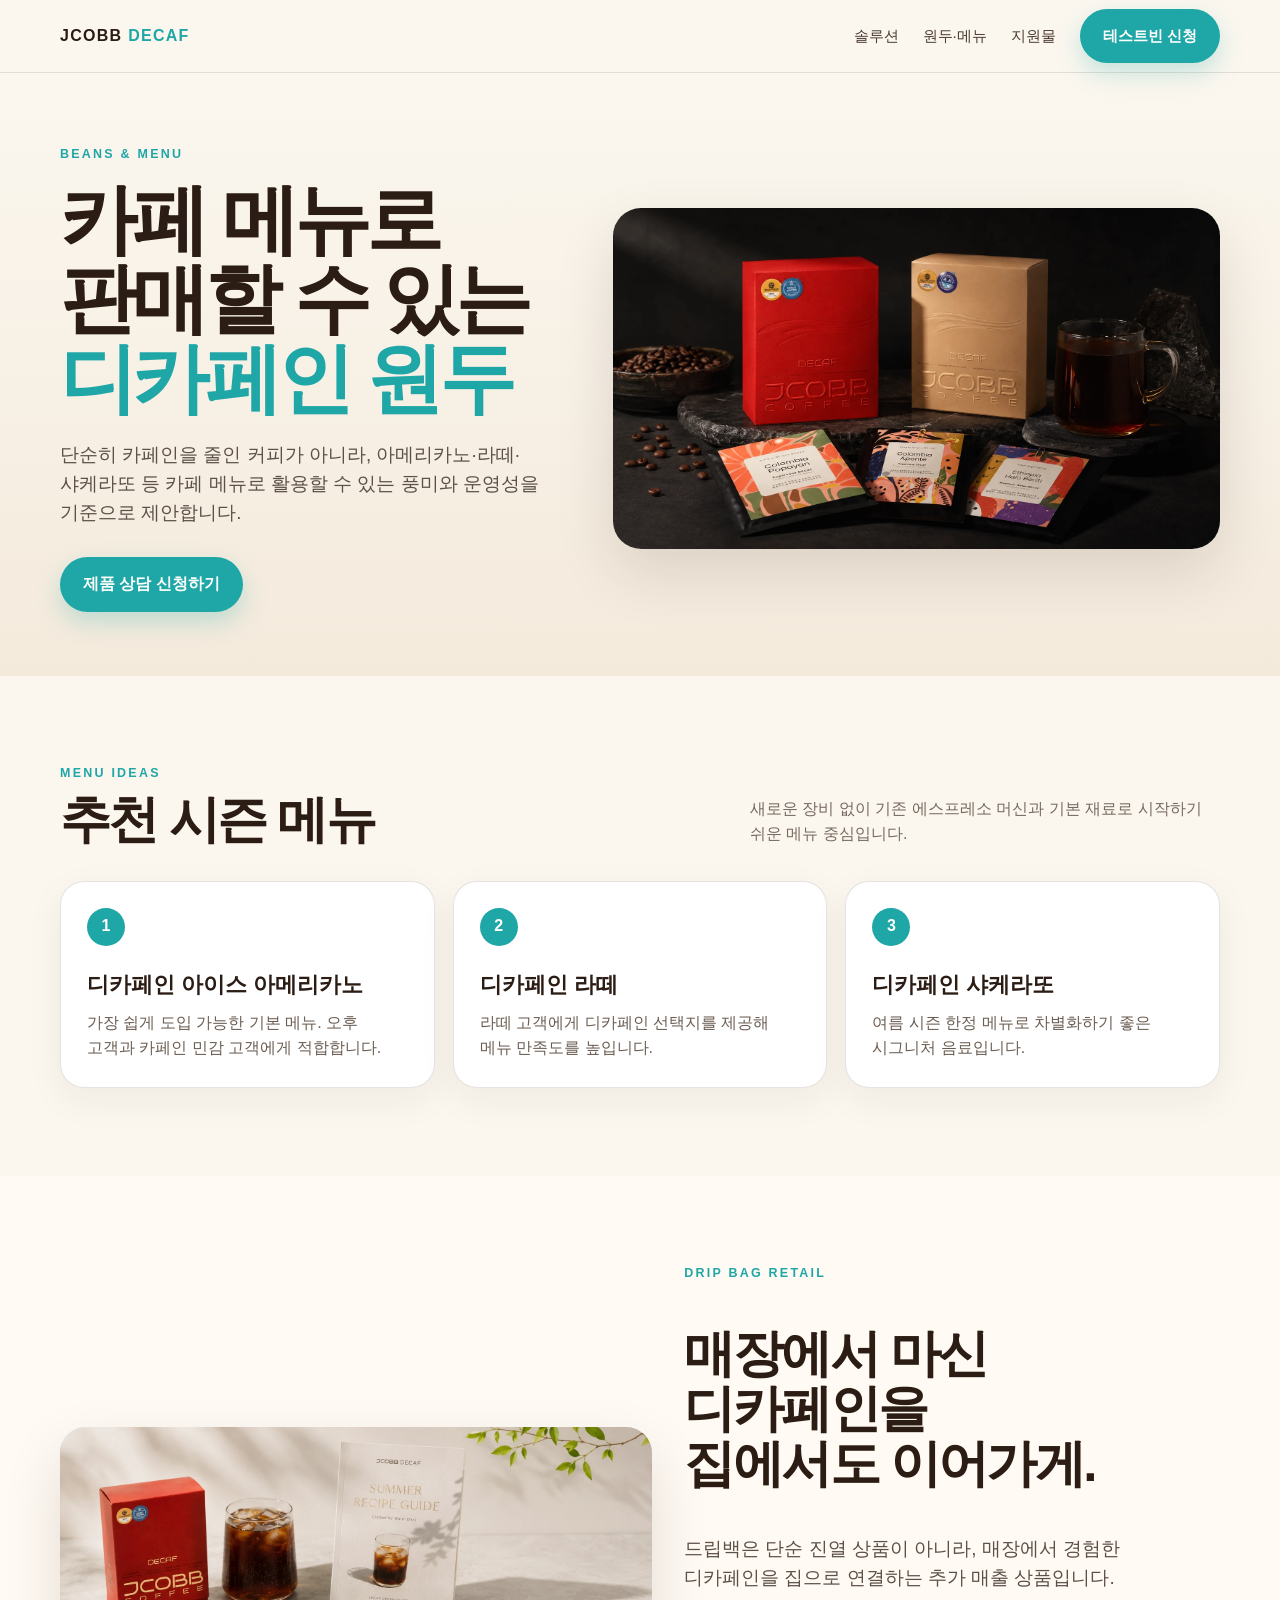
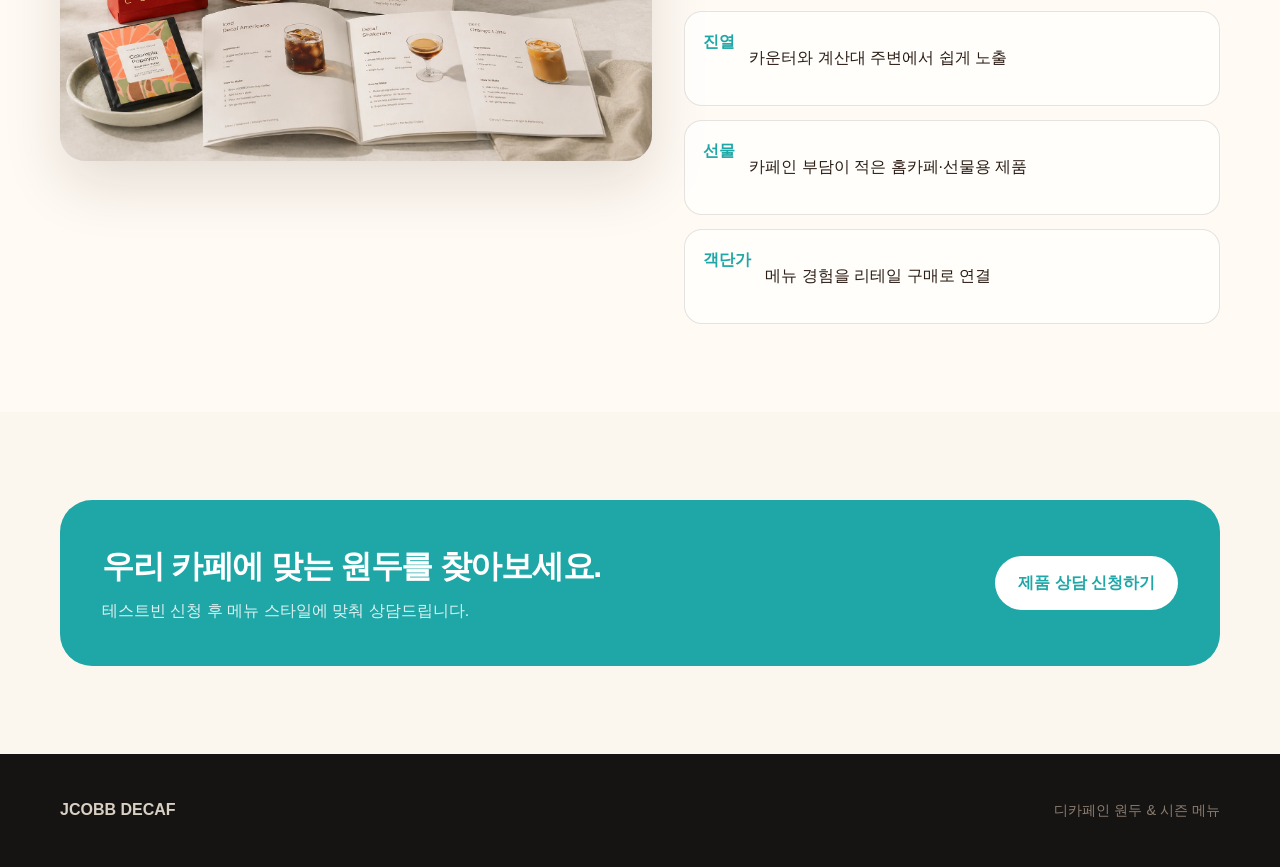
<file: products.html>
<!doctype html><html lang="ko"><head><meta charset="utf-8"><meta name="viewport" content="width=device-width,initial-scale=1"><title>디카페인 원두 & 시즌메뉴 | JCOBB DECAF</title><link rel="stylesheet" href="styles.css"></head><body><header class="nav"><div class="container nav-inner"><a class="brand" href="index.html">JCOBB <span>DECAF</span></a><nav class="menu"><a href="solution.html">솔루션</a><a href="products.html">원두·메뉴</a><a href="index.html#proof">지원물</a><a href="inquiry.html" class="btn btn-primary">테스트빈 신청</a></nav></div></header><main>
<section class="hero"><div class="container hero-grid"><div><div class="eyebrow">Beans & Menu</div><h1>카페 메뉴로<br>판매할 수 있는<br><em>디카페인 원두</em></h1><p class="lead">단순히 카페인을 줄인 커피가 아니라, 아메리카노·라떼·샤케라또 등 카페 메뉴로 활용할 수 있는 풍미와 운영성을 기준으로 제안합니다.</p><div class="hero-actions"><a class="btn btn-primary" href="inquiry.html">제품 상담 신청하기</a></div></div><div class="hero-card"><img src="assets/product_dark.webp" alt="JCOBB 디카페인 원두와 드립백 제품"></div></div></section>
<section class="section"><div class="container"><div class="section-title"><div><div class="eyebrow">Menu Ideas</div><h2>추천 시즌 메뉴</h2></div><p>새로운 장비 없이 기존 에스프레소 머신과 기본 재료로 시작하기 쉬운 메뉴 중심입니다.</p></div><div class="cards"><article class="card"><div class="num">1</div><h3>디카페인 아이스 아메리카노</h3><p>가장 쉽게 도입 가능한 기본 메뉴. 오후 고객과 카페인 민감 고객에게 적합합니다.</p></article><article class="card"><div class="num">2</div><h3>디카페인 라떼</h3><p>라떼 고객에게 디카페인 선택지를 제공해 메뉴 만족도를 높입니다.</p></article><article class="card"><div class="num">3</div><h3>디카페인 샤케라또</h3><p>여름 시즌 한정 메뉴로 차별화하기 좋은 시그니처 음료입니다.</p></article></div></div></section>
<section class="section alt"><div class="container media-grid"><div class="media"><img src="assets/recipe_guide.webp" alt="디카페인 여름 메뉴 레시피북"></div><div><div class="eyebrow">Drip Bag Retail</div><h2 style="font-size:clamp(2rem,4vw,3.4rem);line-height:1.08;letter-spacing:-.05em">매장에서 마신 디카페인을<br>집에서도 이어가게.</h2><p class="lead">드립백은 단순 진열 상품이 아니라, 매장에서 경험한 디카페인을 집으로 연결하는 추가 매출 상품입니다.</p><div class="list"><div class="list-item"><b>진열</b><p>카운터와 계산대 주변에서 쉽게 노출</p></div><div class="list-item"><b>선물</b><p>카페인 부담이 적은 홈카페·선물용 제품</p></div><div class="list-item"><b>객단가</b><p>메뉴 경험을 리테일 구매로 연결</p></div></div></div></div></section>
<section class="section"><div class="container"><div class="cta-band"><div><h2>우리 카페에 맞는 원두를 찾아보세요.</h2><p>테스트빈 신청 후 메뉴 스타일에 맞춰 상담드립니다.</p></div><a class="btn" href="inquiry.html">제품 상담 신청하기</a></div></div></section>
</main><footer class="footer"><div class="container"><b>JCOBB DECAF</b><span class="small">디카페인 원두 & 시즌 메뉴</span></div></footer><script src="script.js"></script></body></html>
</file>
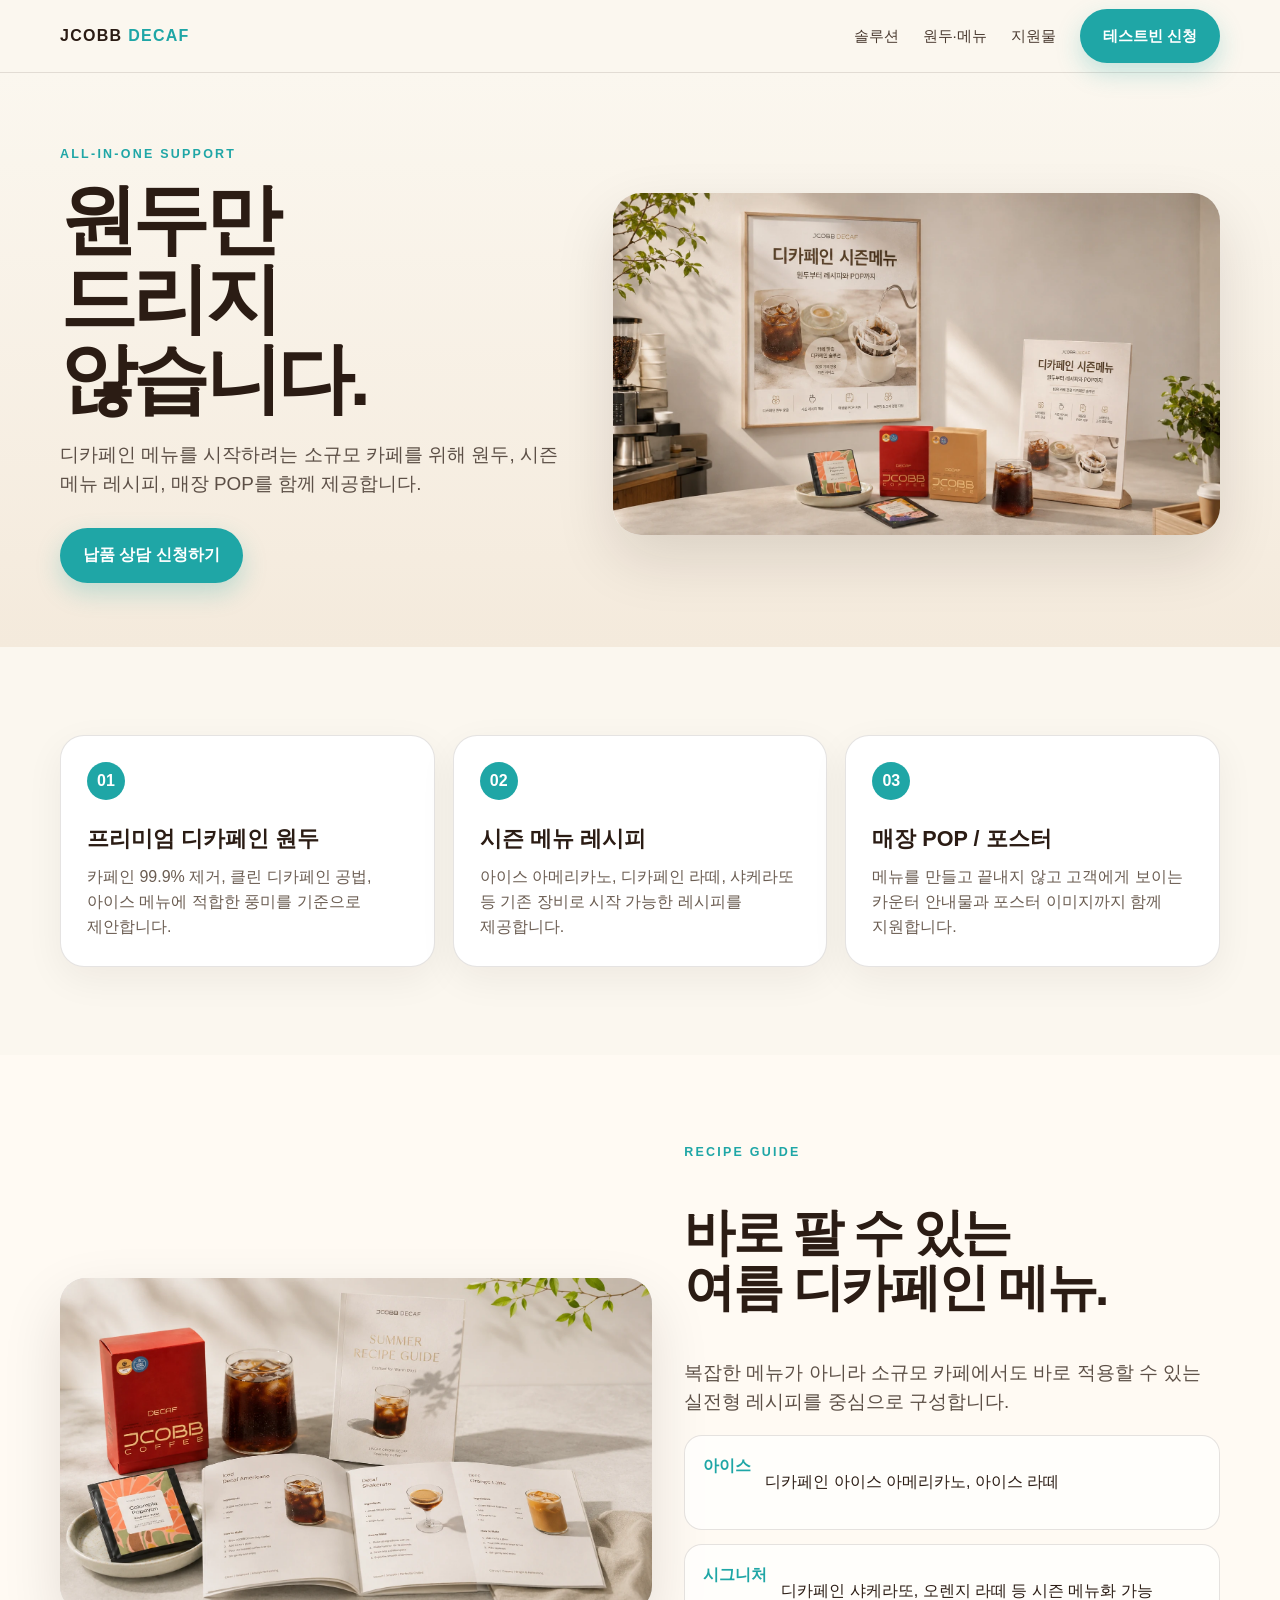
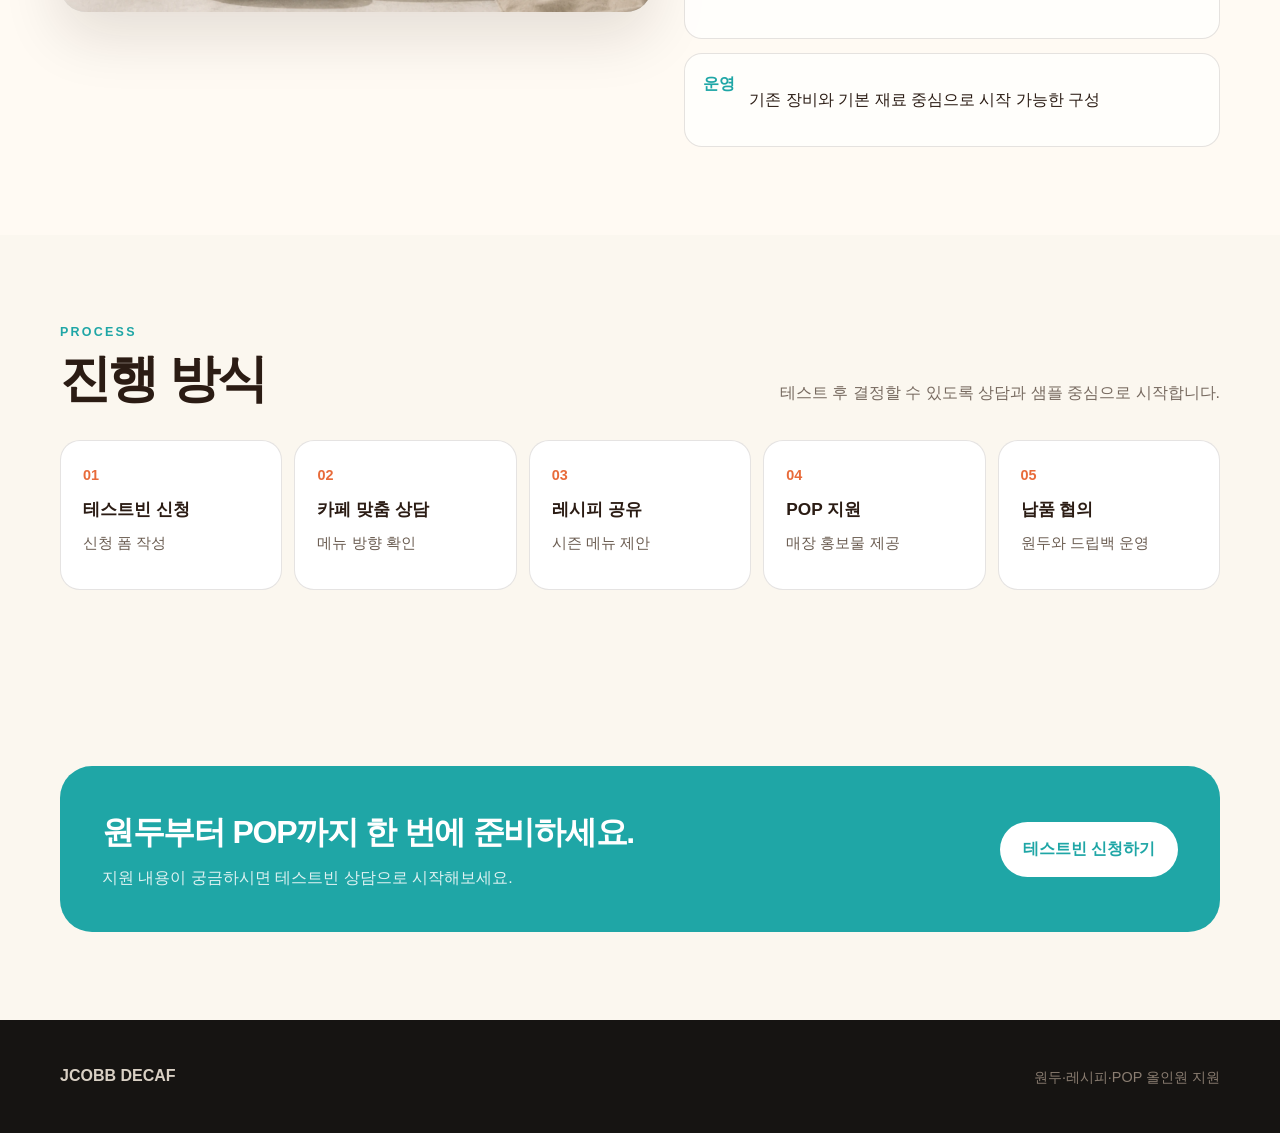
<file: solution.html>
<!doctype html><html lang="ko"><head><meta charset="utf-8"><meta name="viewport" content="width=device-width,initial-scale=1"><title>원두·레시피·POP 솔루션 | JCOBB DECAF</title><link rel="stylesheet" href="styles.css"></head><body><header class="nav"><div class="container nav-inner"><a class="brand" href="index.html">JCOBB <span>DECAF</span></a><nav class="menu"><a href="solution.html">솔루션</a><a href="products.html">원두·메뉴</a><a href="index.html#proof">지원물</a><a href="inquiry.html" class="btn btn-primary">테스트빈 신청</a></nav></div></header><main>
<section class="hero"><div class="container hero-grid"><div><div class="eyebrow">All-in-one Support</div><h1>원두만<br>드리지 않습니다.</h1><p class="lead">디카페인 메뉴를 시작하려는 소규모 카페를 위해 원두, 시즌 메뉴 레시피, 매장 POP를 함께 제공합니다.</p><div class="hero-actions"><a class="btn btn-primary" href="inquiry.html">납품 상담 신청하기</a></div></div><div class="hero-card"><img src="assets/pop_mockup.webp" alt="JCOBB POP 지원 목업"></div></div></section>
<section class="section"><div class="container"><div class="cards"><article class="card"><div class="num">01</div><h3>프리미엄 디카페인 원두</h3><p>카페인 99.9% 제거, 클린 디카페인 공법, 아이스 메뉴에 적합한 풍미를 기준으로 제안합니다.</p></article><article class="card"><div class="num">02</div><h3>시즌 메뉴 레시피</h3><p>아이스 아메리카노, 디카페인 라떼, 샤케라또 등 기존 장비로 시작 가능한 레시피를 제공합니다.</p></article><article class="card"><div class="num">03</div><h3>매장 POP / 포스터</h3><p>메뉴를 만들고 끝내지 않고 고객에게 보이는 카운터 안내물과 포스터 이미지까지 함께 지원합니다.</p></article></div></div></section>
<section class="section alt"><div class="container media-grid"><div class="media"><img src="assets/recipe_guide.webp" alt="JCOBB 여름 레시피 가이드 목업"></div><div><div class="eyebrow">Recipe Guide</div><h2 style="font-size:clamp(2rem,4vw,3.4rem);line-height:1.08;letter-spacing:-.05em">바로 팔 수 있는<br>여름 디카페인 메뉴.</h2><p class="lead">복잡한 메뉴가 아니라 소규모 카페에서도 바로 적용할 수 있는 실전형 레시피를 중심으로 구성합니다.</p><div class="list"><div class="list-item"><b>아이스</b><p>디카페인 아이스 아메리카노, 아이스 라떼</p></div><div class="list-item"><b>시그니처</b><p>디카페인 샤케라또, 오렌지 라떼 등 시즌 메뉴화 가능</p></div><div class="list-item"><b>운영</b><p>기존 장비와 기본 재료 중심으로 시작 가능한 구성</p></div></div></div></div></section>
<section class="section"><div class="container"><div class="section-title"><div><div class="eyebrow">Process</div><h2>진행 방식</h2></div><p>테스트 후 결정할 수 있도록 상담과 샘플 중심으로 시작합니다.</p></div><div class="process"><div class="step"><b>01</b><h3>테스트빈 신청</h3><p>신청 폼 작성</p></div><div class="step"><b>02</b><h3>카페 맞춤 상담</h3><p>메뉴 방향 확인</p></div><div class="step"><b>03</b><h3>레시피 공유</h3><p>시즌 메뉴 제안</p></div><div class="step"><b>04</b><h3>POP 지원</h3><p>매장 홍보물 제공</p></div><div class="step"><b>05</b><h3>납품 협의</h3><p>원두와 드립백 운영</p></div></div></div></section>
<section class="section"><div class="container"><div class="cta-band"><div><h2>원두부터 POP까지 한 번에 준비하세요.</h2><p>지원 내용이 궁금하시면 테스트빈 상담으로 시작해보세요.</p></div><a class="btn" href="inquiry.html">테스트빈 신청하기</a></div></div></section>
</main><footer class="footer"><div class="container"><b>JCOBB DECAF</b><span class="small">원두·레시피·POP 올인원 지원</span></div></footer><script src="script.js"></script></body></html>
</file>
<file: styles.css>
:root{
  --ivory:#f7f1e7;--paper:#fbf7ef;--gray:#e7e3db;--black:#10100f;--brown:#2b1c14;--muted:#766b61;--teal:#1fa6a6;--orange:#e86b3a;--gold:#c79a4c;--line:rgba(43,28,20,.12);--shadow:0 24px 60px rgba(31,20,12,.12);
}
*{box-sizing:border-box}html{scroll-behavior:smooth}body{margin:0;background:var(--paper);color:var(--brown);font-family:-apple-system,BlinkMacSystemFont,"Pretendard","Noto Sans KR","Segoe UI",sans-serif;line-height:1.55;word-break:keep-all}a{text-decoration:none;color:inherit}img{max-width:100%;display:block}.container{width:min(1160px,calc(100% - 40px));margin:0 auto}.eyebrow{letter-spacing:.18em;text-transform:uppercase;font-size:.78rem;color:var(--teal);font-weight:800}.nav{position:sticky;top:0;z-index:50;background:rgba(251,247,239,.86);backdrop-filter:blur(18px);border-bottom:1px solid var(--line)}.nav-inner{height:72px;display:flex;align-items:center;justify-content:space-between}.brand{font-weight:900;letter-spacing:.08em}.brand span{color:var(--teal)}.menu{display:flex;gap:24px;align-items:center;font-size:.95rem;color:#4b3b31}.menu a:hover{color:var(--teal)}.btn{display:inline-flex;align-items:center;justify-content:center;border-radius:999px;padding:14px 22px;font-weight:800;border:1px solid transparent;transition:.2s}.btn-primary{background:var(--teal);color:white;box-shadow:0 10px 24px rgba(31,166,166,.25)}.btn-primary:hover{transform:translateY(-1px);background:#168f8f}.btn-ghost{border-color:rgba(43,28,20,.22);color:var(--brown);background:rgba(255,255,255,.42)}.btn-ghost:hover{background:white}.hero{padding:72px 0 64px;background:linear-gradient(180deg,#fbf7ef 0%,#f4eadc 100%)}.hero-grid{display:grid;grid-template-columns:.95fr 1.15fr;gap:52px;align-items:center}.hero h1{font-size:clamp(2.6rem,6vw,5.5rem);line-height:1.03;letter-spacing:-.06em;margin:16px 0 22px}.hero h1 em{font-style:normal;color:var(--teal)}.lead{font-size:1.18rem;color:#5d5047;max-width:680px}.hero-actions{display:flex;gap:12px;flex-wrap:wrap;margin-top:30px}.trust-row{display:flex;gap:14px;flex-wrap:wrap;margin-top:26px;color:#6b5d52;font-size:.95rem}.trust-row span{border:1px solid var(--line);border-radius:999px;padding:8px 12px;background:rgba(255,255,255,.45)}.hero-card{border-radius:28px;overflow:hidden;box-shadow:var(--shadow);background:white}.section{padding:88px 0}.section.alt{background:#fffaf3}.section.dark{background:#111;color:#f6efe5}.section-title{display:flex;justify-content:space-between;gap:32px;align-items:end;margin-bottom:34px}.section-title h2{font-size:clamp(2rem,4vw,3.6rem);line-height:1.08;letter-spacing:-.05em;margin:8px 0 0}.section-title p{max-width:470px;color:#776a60;margin:0}.dark .section-title p{color:#cfc6bb}.cards{display:grid;grid-template-columns:repeat(3,1fr);gap:18px}.card{background:white;border:1px solid var(--line);border-radius:24px;padding:26px;box-shadow:0 12px 38px rgba(36,22,12,.06)}.card .num{width:38px;height:38px;border-radius:50%;display:grid;place-items:center;background:var(--teal);color:white;font-weight:900;margin-bottom:22px}.card h3{font-size:1.35rem;margin:0 0 10px}.card p{color:#6b5d52;margin:0}.media-grid{display:grid;grid-template-columns:1.05fr .95fr;gap:32px;align-items:center}.media{border-radius:26px;overflow:hidden;box-shadow:var(--shadow);background:#ddd}.list{display:grid;gap:14px}.list-item{display:flex;gap:14px;padding:18px;border-radius:18px;background:rgba(255,255,255,.68);border:1px solid var(--line)}.list-item b{color:var(--teal)}.dark .list-item{background:rgba(255,255,255,.07);border-color:rgba(255,255,255,.12)}.dark .list-item p{color:#d4ccc1}.process{display:grid;grid-template-columns:repeat(5,1fr);gap:12px}.step{padding:22px;border-radius:20px;background:#fff;border:1px solid var(--line);min-height:150px}.step b{color:var(--orange);font-size:.9rem}.step h3{margin:8px 0;font-size:1.08rem}.step p{margin:0;color:#6b5d52;font-size:.94rem}.product-strip{display:grid;grid-template-columns:1.15fr .85fr;gap:30px;align-items:center}.dark-img{border-radius:28px;overflow:hidden;box-shadow:0 30px 70px rgba(0,0,0,.4)}.quote{font-size:clamp(1.8rem,3.2vw,3rem);line-height:1.2;letter-spacing:-.04em;margin:0}.cta-band{background:var(--teal);color:white;border-radius:32px;padding:42px;display:flex;align-items:center;justify-content:space-between;gap:24px}.cta-band h2{margin:0;font-size:2rem;letter-spacing:-.04em}.cta-band p{margin:8px 0 0;color:rgba(255,255,255,.85)}.cta-band .btn{background:white;color:var(--teal)}.form-wrap{display:grid;grid-template-columns:.75fr 1.25fr;gap:40px;align-items:start}.form-card{background:white;border:1px solid var(--line);border-radius:28px;padding:30px;box-shadow:var(--shadow)}label{display:block;margin:16px 0 8px;font-weight:800}input,select,textarea{width:100%;border:1px solid #ddd2c7;border-radius:14px;background:#fffaf5;padding:14px 15px;font:inherit;color:var(--brown)}textarea{min-height:120px}.form-grid{display:grid;grid-template-columns:1fr 1fr;gap:0 16px}.footer{padding:44px 0;background:#161412;color:#d9d0c4}.footer .container{display:flex;justify-content:space-between;gap:20px;align-items:center}.small{font-size:.9rem;color:#8a7d71}.mobile-cta{display:none}
@media(max-width:900px){.menu{display:none}.hero-grid,.media-grid,.product-strip,.form-wrap{grid-template-columns:1fr}.cards,.process{grid-template-columns:1fr}.section-title{display:block}.cta-band,.footer .container{display:block}.cta-band .btn{margin-top:20px}.hero{padding-top:42px}.form-grid{grid-template-columns:1fr}.mobile-cta{display:flex;position:fixed;bottom:14px;left:14px;right:14px;z-index:60}.mobile-cta .btn{width:100%;box-shadow:0 15px 35px rgba(31,166,166,.35)}}
</file>
